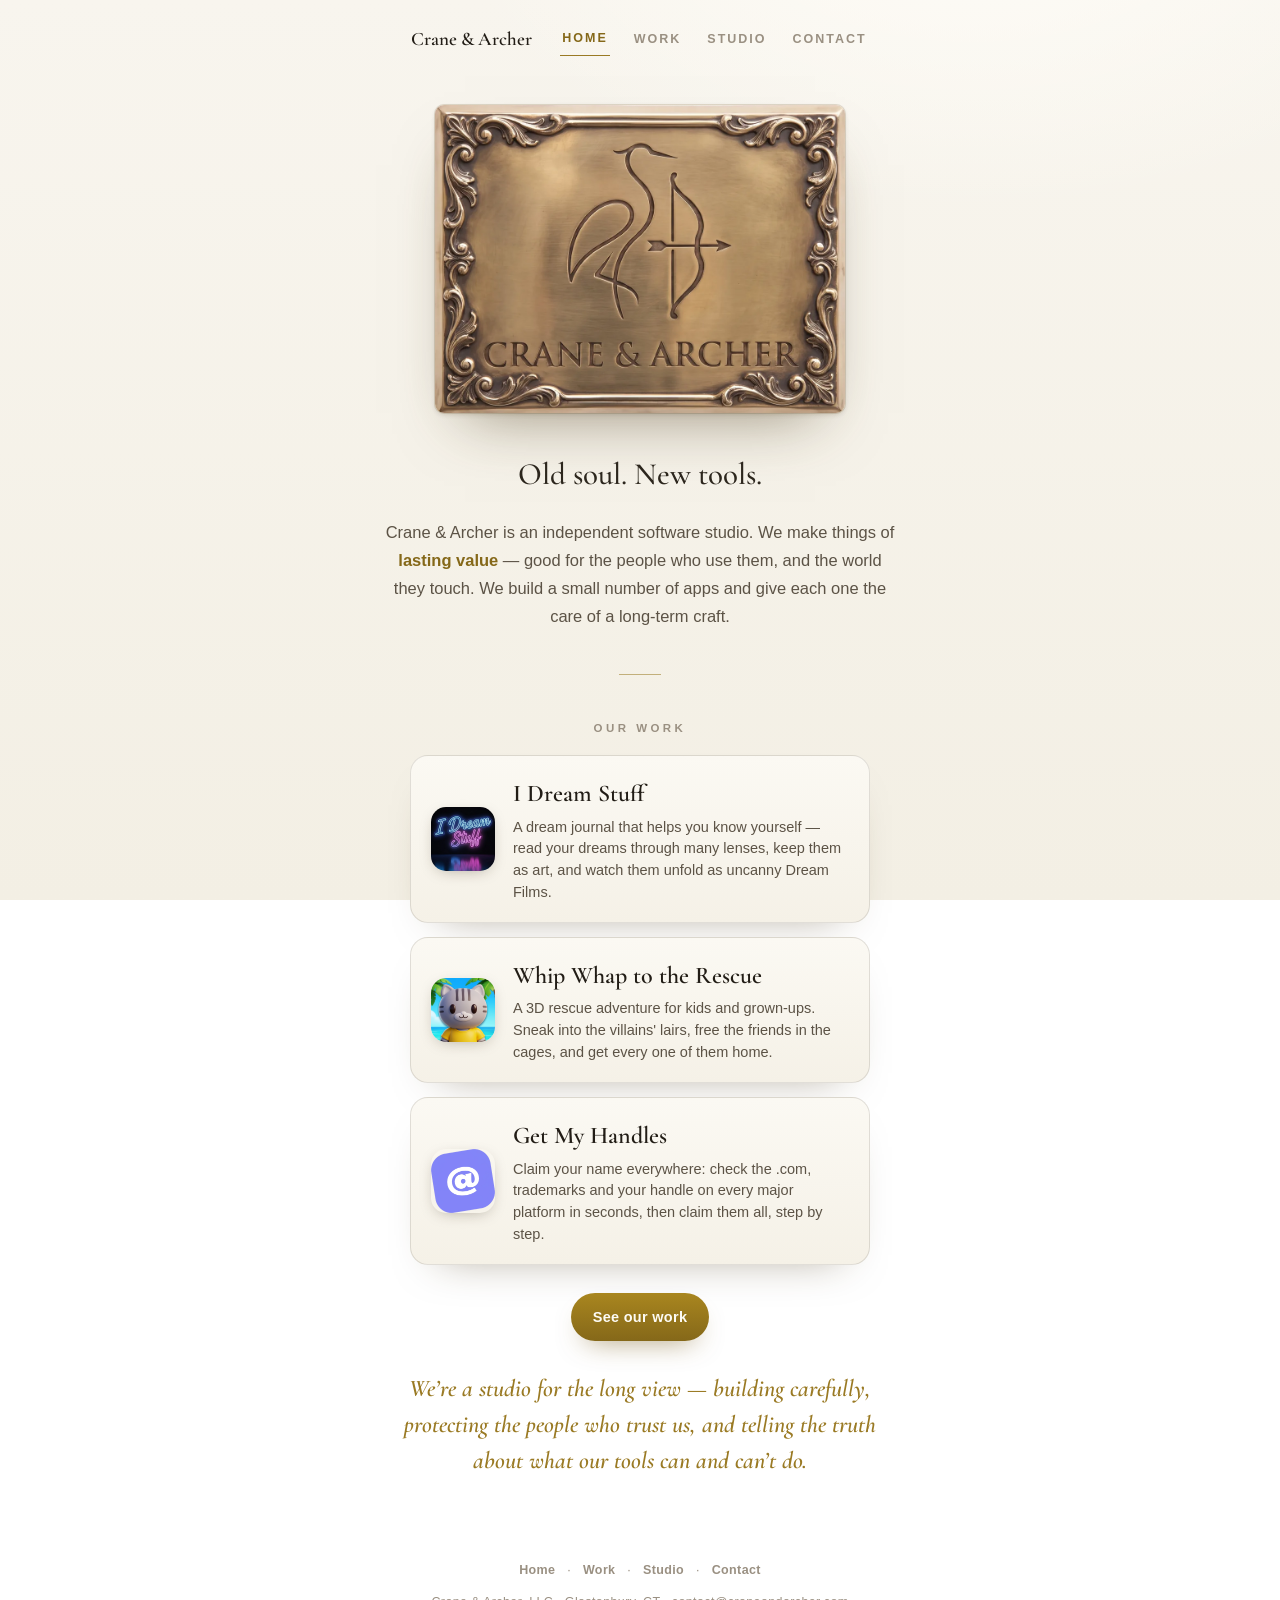
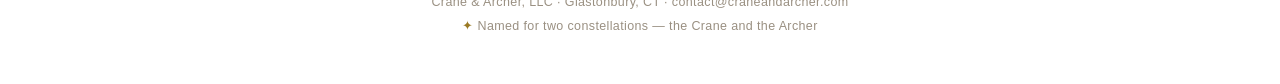
<file: index.html>
<!doctype html>
<html lang="en">
<head>
<meta charset="utf-8" />
<meta name="viewport" content="width=device-width, initial-scale=1" />
<title>Crane &amp; Archer — an independent software studio</title>
<meta name="description" content="Crane & Archer, LLC is an independent software studio. We make things of lasting value — good for the people who use them, and the world they touch. Maker of I Dream Stuff." />
<meta name="theme-color" content="#f7f4ec" />
<meta property="og:title" content="Crane & Archer" />
<meta property="og:description" content="An independent software studio making things of lasting value. Maker of I Dream Stuff." />
<meta property="og:type" content="website" />
<meta property="og:url" content="https://craneandarcher.com" />
<link rel="canonical" href="https://craneandarcher.com/" />
<link rel="icon" href="data:image/svg+xml,%3Csvg xmlns='http://www.w3.org/2000/svg' viewBox='0 0 32 32'%3E%3Crect width='32' height='32' rx='7' fill='%23f7f4ec'/%3E%3Cg fill='none' stroke='%239a7a24' stroke-width='1.4' stroke-linecap='round'%3E%3Cpath d='M9 22 L23 10'/%3E%3Cpath d='M23 10 l-5 1 M23 10 l1 -5'/%3E%3C/g%3E%3Ccircle cx='9' cy='22' r='1.5' fill='%23b0873a'/%3E%3C/svg%3E" />
<link rel="preconnect" href="https://fonts.googleapis.com">
<link rel="preconnect" href="https://fonts.gstatic.com" crossorigin>
<link href="https://fonts.googleapis.com/css2?family=Cormorant+Garamond:ital,wght@0,500;0,600;1,500;1,600&display=swap" rel="stylesheet">
<link rel="stylesheet" href="style.css" />
<script type="application/ld+json">
{
  "@context":"https://schema.org",
  "@type":"Organization",
  "name":"Crane & Archer, LLC",
  "alternateName":"Crane & Archer",
  "url":"https://craneandarcher.com",
  "email":"contact@craneandarcher.com",
  "description":"An independent software studio making things of lasting value. Maker of I Dream Stuff.",
  "foundingDate":"2026",
  "address":{"@type":"PostalAddress","streetAddress":"2389 Main St, Suite 100","addressLocality":"Glastonbury","addressRegion":"CT","postalCode":"06033","addressCountry":"US"},
  "makesOffer":[
    {"@type":"Offer","itemOffered":{"@type":"MobileApplication","name":"I Dream Stuff","applicationCategory":"LifestyleApplication","url":"https://idreamstuff.com"}},
    {"@type":"Offer","itemOffered":{"@type":"MobileApplication","name":"Whip Whap to the Rescue","applicationCategory":"GameApplication","url":"https://craneandarcher.com/whipwhap/"}},
    {"@type":"Offer","itemOffered":{"@type":"WebApplication","name":"Get My Handles","applicationCategory":"BusinessApplication","url":"https://getmyhandles.com"}}
  ]
}
</script>
</head>
<body>
  <svg class="sky" viewBox="0 0 1200 900" preserveAspectRatio="xMidYMid slice" aria-hidden="true">
    <g class="constellation" style="--dur:16s;--delay:0s" transform="translate(90,110)">
      <polyline points="0,30 45,55 90,10 140,50 190,20"/>
      <circle cx="0" cy="30" r="2.3"/><circle cx="45" cy="55" r="2.3"/><circle cx="90" cy="10" r="2.6"/><circle cx="140" cy="50" r="2.3"/><circle cx="190" cy="20" r="2.3"/>
    </g>
    <g class="constellation" style="--dur:22s;--delay:5s" transform="translate(930,120)">
      <polyline points="55,215 70,110 35,35 120,25 110,126 130,205"/><polyline points="70,110 90,118 110,126"/>
      <circle cx="35" cy="35" r="2.8"/><circle cx="120" cy="25" r="2.4"/><circle cx="70" cy="110" r="2.1"/><circle cx="90" cy="118" r="2.1"/><circle cx="110" cy="126" r="2.1"/><circle cx="55" cy="215" r="2.6"/><circle cx="130" cy="205" r="2.8"/>
    </g>
    <g class="constellation" style="--dur:19s;--delay:11s" transform="translate(110,520)">
      <polyline points="30,15 55,60 72,112 100,150"/><line x1="72" y1="112" x2="122" y2="88"/><line x1="100" y1="150" x2="90" y2="215"/><line x1="100" y1="150" x2="122" y2="198"/>
      <circle cx="30" cy="15" r="2.6"/><circle cx="55" cy="60" r="2.2"/><circle cx="72" cy="112" r="2.4"/><circle cx="100" cy="150" r="2.2"/><circle cx="90" cy="215" r="2.2"/><circle cx="122" cy="198" r="2.2"/><circle cx="122" cy="88" r="2.2"/>
    </g>
    <g class="constellation" style="--dur:24s;--delay:3s" transform="translate(880,560)">
      <polyline points="55,45 120,42 128,120 48,120 55,45"/><polyline points="55,45 95,8 120,42"/><polyline points="120,42 185,80 128,120"/><polyline points="55,45 10,80 48,120"/>
      <circle cx="95" cy="8" r="2.2"/><circle cx="55" cy="45" r="2.4"/><circle cx="120" cy="42" r="2.4"/><circle cx="48" cy="120" r="2.4"/><circle cx="128" cy="120" r="2.4"/><circle cx="185" cy="80" r="2.2"/><circle cx="10" cy="80" r="2.2"/>
    </g>
    <g class="constellation" style="--dur:20s;--delay:8s" transform="translate(420,730)">
      <polyline points="10,25 15,95 90,100 85,35 10,25"/><polyline points="85,35 140,30 200,55 258,80"/>
      <circle cx="10" cy="25" r="2.5"/><circle cx="15" cy="95" r="2.3"/><circle cx="90" cy="100" r="2.3"/><circle cx="85" cy="35" r="2.3"/><circle cx="140" cy="30" r="2.3"/><circle cx="200" cy="55" r="2.3"/><circle cx="258" cy="80" r="2.5"/>
    </g>
    <g class="constellation" style="--dur:17s;--delay:14s" transform="translate(770,760)">
      <polyline points="25,35 45,5 70,42"/><polyline points="25,35 70,42 60,88 15,80 25,35"/>
      <circle cx="45" cy="5" r="2.6"/><circle cx="25" cy="35" r="2.1"/><circle cx="70" cy="42" r="2.1"/><circle cx="60" cy="88" r="2.1"/><circle cx="15" cy="80" r="2.1"/>
    </g>
  </svg>

  <nav class="nav">
    <a class="brand" href="/">Crane &amp; Archer</a>
    <a class="link" href="/" aria-current="page">Home</a>
    <a class="link" href="/work.html">Work</a>
    <a class="link" href="/studio.html">Studio</a>
    <a class="link" href="/contact.html">Contact</a>
  </nav>

  <main class="wrap">
    <img class="plaque" src="craneandarcher-logo2.webp?v=2" alt="Crane & Archer" width="500" height="375" />

    <p class="lede">Old soul. New tools.</p>

    <p class="body">Crane &amp; Archer is an independent software studio. We make things of
      <span class="em">lasting value</span> — good for the people who use them, and the world they touch.
      We build a small number of apps and give each one the care of a long-term craft.</p>

    <hr class="rule" />

    <p class="label">Our work</p>
    <div class="cards">
      <a class="card card-link" href="https://idreamstuff.com" target="_blank" rel="noopener">
        <img src="idreamstuff-app-icon.png" alt="I Dream Stuff app icon" />
        <div>
          <p class="name">I Dream Stuff</p>
          <p class="desc">A dream journal that helps you know yourself — read your dreams through many
            lenses, keep them as art, and watch them unfold as uncanny Dream Films.</p>
        </div>
      </a>
      <a class="card card-link" href="/whipwhap/">
        <img src="whipwhap/app-icon.png" alt="Whip Whap to the Rescue" />
        <div>
          <p class="name">Whip Whap to the Rescue</p>
          <p class="desc">A 3D rescue adventure for kids and grown-ups. Sneak into the villains' lairs,
            free the friends in the cages, and get every one of them home.</p>
        </div>
      </a>
      <a class="card card-link" href="https://getmyhandles.com" target="_blank" rel="noopener">
        <img src="getmyhandles-icon.png" alt="Get My Handles" />
        <div>
          <p class="name">Get My Handles</p>
          <p class="desc">Claim your name everywhere: check the .com, trademarks and your handle on every
            major platform in seconds, then claim them all, step by step.</p>
        </div>
      </a>
    </div>

    <div class="btn-row">
      <a class="btn btn-primary" href="/work.html">See our work</a>
    </div>

    <p class="motto">We’re a studio for the long view — building carefully, protecting the people
      who trust us, and telling the truth about what our tools can and can’t do.</p>
  </main>

  <footer>
    <div class="fnav"><a href="/">Home</a> · <a href="/work.html">Work</a> · <a href="/studio.html">Studio</a> · <a href="/contact.html">Contact</a></div>
    Crane &amp; Archer, LLC · Glastonbury, CT · <a href="mailto:contact@craneandarcher.com">contact@craneandarcher.com</a><br/>
    <span class="star">✦</span> Named for two constellations — the Crane and the Archer
  </footer>
</body>
</html>
</file>
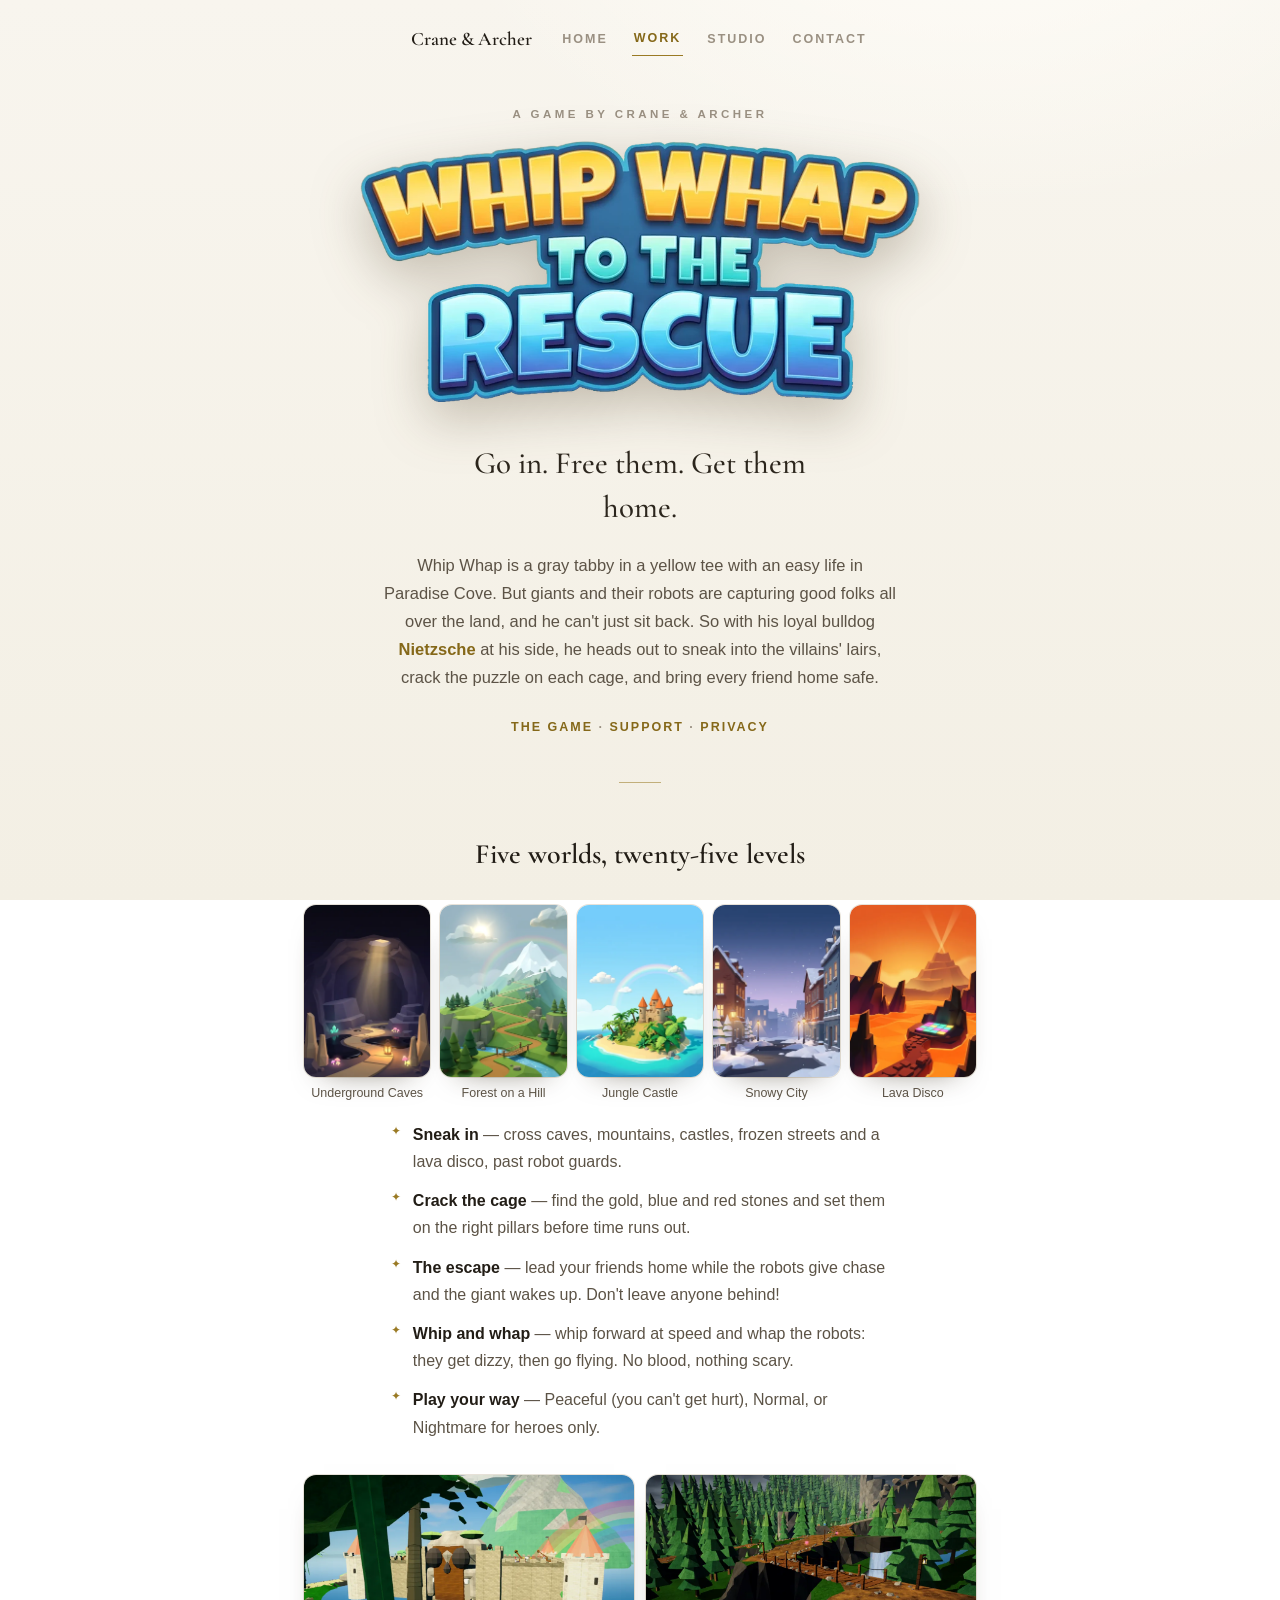
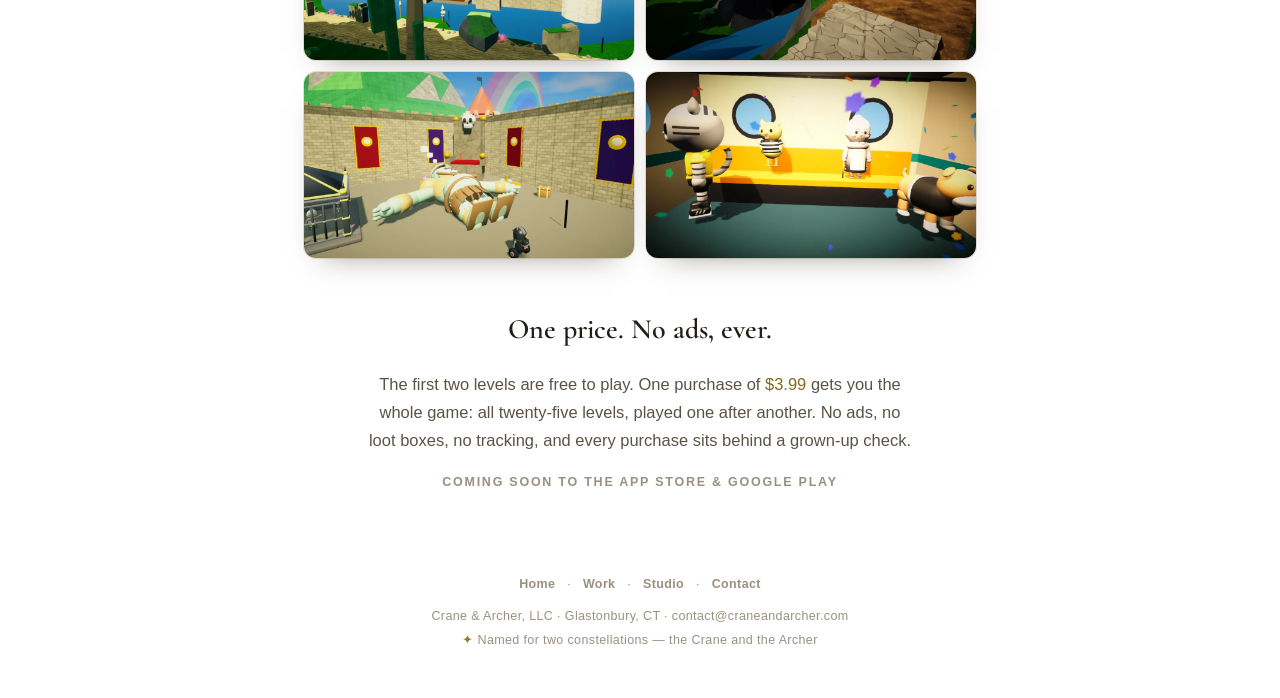
<file: whipwhap/index.html>
<!doctype html>
<html lang="en">
<head>
<meta charset="utf-8" />
<meta name="viewport" content="width=device-width, initial-scale=1" />
<title>Whip Whap to the Rescue — Crane & Archer</title>
<meta name="description" content="Whip Whap to the Rescue: a 3D rescue adventure for kids and grown-ups. Go in, free them, get them home. One price, no ads, ever." />
<meta name="theme-color" content="#f7f4ec" />
<meta property="og:title" content="Whip Whap to the Rescue — Crane & Archer" />
<meta property="og:description" content="Whip Whap to the Rescue: a 3D rescue adventure for kids and grown-ups. Go in, free them, get them home. One price, no ads, ever." />
<meta property="og:type" content="website" />
<meta property="og:url" content="https://craneandarcher.com/whipwhap/" />
<meta property="og:image" content="https://craneandarcher.com/whipwhap/shot-castle.webp" />
<link rel="canonical" href="https://craneandarcher.com/whipwhap/" />
<link rel="icon" href="data:image/svg+xml,%3Csvg xmlns='http://www.w3.org/2000/svg' viewBox='0 0 32 32'%3E%3Crect width='32' height='32' rx='7' fill='%23f7f4ec'/%3E%3Cg fill='none' stroke='%239a7a24' stroke-width='1.4' stroke-linecap='round'%3E%3Cpath d='M9 22 L23 10'/%3E%3Cpath d='M23 10 l-5 1 M23 10 l1 -5'/%3E%3C/g%3E%3Ccircle cx='9' cy='22' r='1.5' fill='%23b0873a'/%3E%3C/svg%3E" />
<link rel="preconnect" href="https://fonts.googleapis.com">
<link rel="preconnect" href="https://fonts.gstatic.com" crossorigin>
<link href="https://fonts.googleapis.com/css2?family=Cormorant+Garamond:ital,wght@0,500;0,600;1,500;1,600&display=swap" rel="stylesheet">
<link rel="stylesheet" href="/style.css" />
<link rel="stylesheet" href="/whipwhap/whipwhap.css" />
</head>
<body>
  <svg class="sky" viewBox="0 0 1200 900" preserveAspectRatio="xMidYMid slice" aria-hidden="true">
    <g class="constellation" style="--dur:16s;--delay:0s" transform="translate(90,110)"><polyline points="0,30 45,55 90,10 140,50 190,20"/><circle cx="0" cy="30" r="2.3"/><circle cx="45" cy="55" r="2.3"/><circle cx="90" cy="10" r="2.6"/><circle cx="140" cy="50" r="2.3"/><circle cx="190" cy="20" r="2.3"/></g>
    <g class="constellation" style="--dur:22s;--delay:5s" transform="translate(930,120)"><polyline points="55,215 70,110 35,35 120,25 110,126 130,205"/><polyline points="70,110 90,118 110,126"/><circle cx="35" cy="35" r="2.8"/><circle cx="120" cy="25" r="2.4"/><circle cx="70" cy="110" r="2.1"/><circle cx="90" cy="118" r="2.1"/><circle cx="110" cy="126" r="2.1"/><circle cx="55" cy="215" r="2.6"/><circle cx="130" cy="205" r="2.8"/></g>
    <g class="constellation" style="--dur:19s;--delay:11s" transform="translate(110,520)"><polyline points="30,15 55,60 72,112 100,150"/><line x1="72" y1="112" x2="122" y2="88"/><line x1="100" y1="150" x2="90" y2="215"/><line x1="100" y1="150" x2="122" y2="198"/><circle cx="30" cy="15" r="2.6"/><circle cx="55" cy="60" r="2.2"/><circle cx="72" cy="112" r="2.4"/><circle cx="100" cy="150" r="2.2"/><circle cx="90" cy="215" r="2.2"/><circle cx="122" cy="198" r="2.2"/><circle cx="122" cy="88" r="2.2"/></g>
    <g class="constellation" style="--dur:24s;--delay:3s" transform="translate(880,560)"><polyline points="55,45 120,42 128,120 48,120 55,45"/><polyline points="55,45 95,8 120,42"/><polyline points="120,42 185,80 128,120"/><polyline points="55,45 10,80 48,120"/><circle cx="95" cy="8" r="2.2"/><circle cx="55" cy="45" r="2.4"/><circle cx="120" cy="42" r="2.4"/><circle cx="48" cy="120" r="2.4"/><circle cx="128" cy="120" r="2.4"/><circle cx="185" cy="80" r="2.2"/><circle cx="10" cy="80" r="2.2"/></g>
    <g class="constellation" style="--dur:20s;--delay:8s" transform="translate(420,730)"><polyline points="10,25 15,95 90,100 85,35 10,25"/><polyline points="85,35 140,30 200,55 258,80"/><circle cx="10" cy="25" r="2.5"/><circle cx="15" cy="95" r="2.3"/><circle cx="90" cy="100" r="2.3"/><circle cx="85" cy="35" r="2.3"/><circle cx="140" cy="30" r="2.3"/><circle cx="200" cy="55" r="2.3"/><circle cx="258" cy="80" r="2.5"/></g>
    <g class="constellation" style="--dur:17s;--delay:14s" transform="translate(770,760)"><polyline points="25,35 45,5 70,42"/><polyline points="25,35 70,42 60,88 15,80 25,35"/><circle cx="45" cy="5" r="2.6"/><circle cx="25" cy="35" r="2.1"/><circle cx="70" cy="42" r="2.1"/><circle cx="60" cy="88" r="2.1"/><circle cx="15" cy="80" r="2.1"/></g>
  </svg>

  <nav class="nav">
    <a class="brand" href="/">Crane &amp; Archer</a>
    <a class="link" href="/">Home</a>
    <a class="link" href="/work.html" aria-current="page">Work</a>
    <a class="link" href="/studio.html">Studio</a>
    <a class="link" href="/contact.html">Contact</a>
  </nav>

  <main class="wrap">
    <p class="label">A game by Crane &amp; Archer</p>
    <img class="ww-logo" src="/whipwhap/logo.webp" alt="Whip Whap to the Rescue" width="900" height="420" />
    <p class="lede">Go in. Free them. Get them home.</p>
    <p class="body">Whip Whap is a gray tabby in a yellow tee with an easy life in Paradise Cove. But giants
      and their robots are capturing good folks all over the land, and he can't just sit back.
      So with his loyal bulldog <span class="em">Nietzsche</span> at his side, he heads out to sneak into
      the villains' lairs, crack the puzzle on each cage, and bring every friend home safe.</p>
    <p class="ww-subnav"><a href="/whipwhap/">The game</a> · <a href="/whipwhap/support.html">Support</a> · <a href="/whipwhap/privacy.html">Privacy</a></p>

    <hr class="rule" />

    <p class="h2">Five worlds, twenty-five levels</p>
    <div class="ww-worlds">
      <figure><img src="/whipwhap/world-caves.webp" alt="Underground Caves" loading="lazy" width="520" height="706" /><figcaption>Underground Caves</figcaption></figure>
      <figure><img src="/whipwhap/world-forest.webp" alt="Forest on a Hill" loading="lazy" width="520" height="706" /><figcaption>Forest on a Hill</figcaption></figure>
      <figure><img src="/whipwhap/world-jungle.webp" alt="Jungle Castle" loading="lazy" width="520" height="706" /><figcaption>Jungle Castle</figcaption></figure>
      <figure><img src="/whipwhap/world-city.webp" alt="Snowy City" loading="lazy" width="520" height="706" /><figcaption>Snowy City</figcaption></figure>
      <figure><img src="/whipwhap/world-lava.webp" alt="Lava Disco" loading="lazy" width="520" height="706" /><figcaption>Lava Disco</figcaption></figure>
    </div>

    <ul class="features">
      <li><b>Sneak in</b> — cross caves, mountains, castles, frozen streets and a lava disco, past robot guards.</li>
      <li><b>Crack the cage</b> — find the gold, blue and red stones and set them on the right pillars before time runs out.</li>
      <li><b>The escape</b> — lead your friends home while the robots give chase and the giant wakes up. Don't leave anyone behind!</li>
      <li><b>Whip and whap</b> — whip forward at speed and whap the robots: they get dizzy, then go flying. No blood, nothing scary.</li>
      <li><b>Play your way</b> — Peaceful (you can't get hurt), Normal, or Nightmare for heroes only.</li>
    </ul>

    <div class="ww-shots">
      <img src="/whipwhap/shot-castle.webp" alt="Skull Island's castle in the Jungle world" loading="lazy" width="1100" height="619" />
      <img src="/whipwhap/shot-forest.webp" alt="A rope bridge on the Forest on a Hill" loading="lazy" width="1100" height="619" />
      <img src="/whipwhap/shot-cyclops.webp" alt="The Cyclops asleep in his courtyard" loading="lazy" width="1100" height="619" />
      <img src="/whipwhap/shot-cabin.webp" alt="Whip Whap, Nietzsche and rescued friends in the helicopter" loading="lazy" width="1100" height="619" />
    </div>

    <p class="h2">One price. No ads, ever.</p>
    <p class="prose" style="text-align:center;">The first two levels are free to play. One purchase of <span class="em">$3.99</span>
      gets you the whole game: all twenty-five levels, played one after another. No ads, no loot boxes, no tracking,
      and every purchase sits behind a grown-up check.</p>

    <!-- TODO at store launch: replace this line with the App Store + Google Play badge links. -->
    <span class="soon">Coming soon to the App Store &amp; Google Play</span>
  </main>

  <footer>
    <div class="fnav"><a href="/">Home</a> · <a href="/work.html">Work</a> · <a href="/studio.html">Studio</a> · <a href="/contact.html">Contact</a></div>
    Crane &amp; Archer, LLC · Glastonbury, CT · <a href="mailto:contact@craneandarcher.com">contact@craneandarcher.com</a><br/>
    <span class="star">✦</span> Named for two constellations — the Crane and the Archer
  </footer>
</body>
</html>
</file>
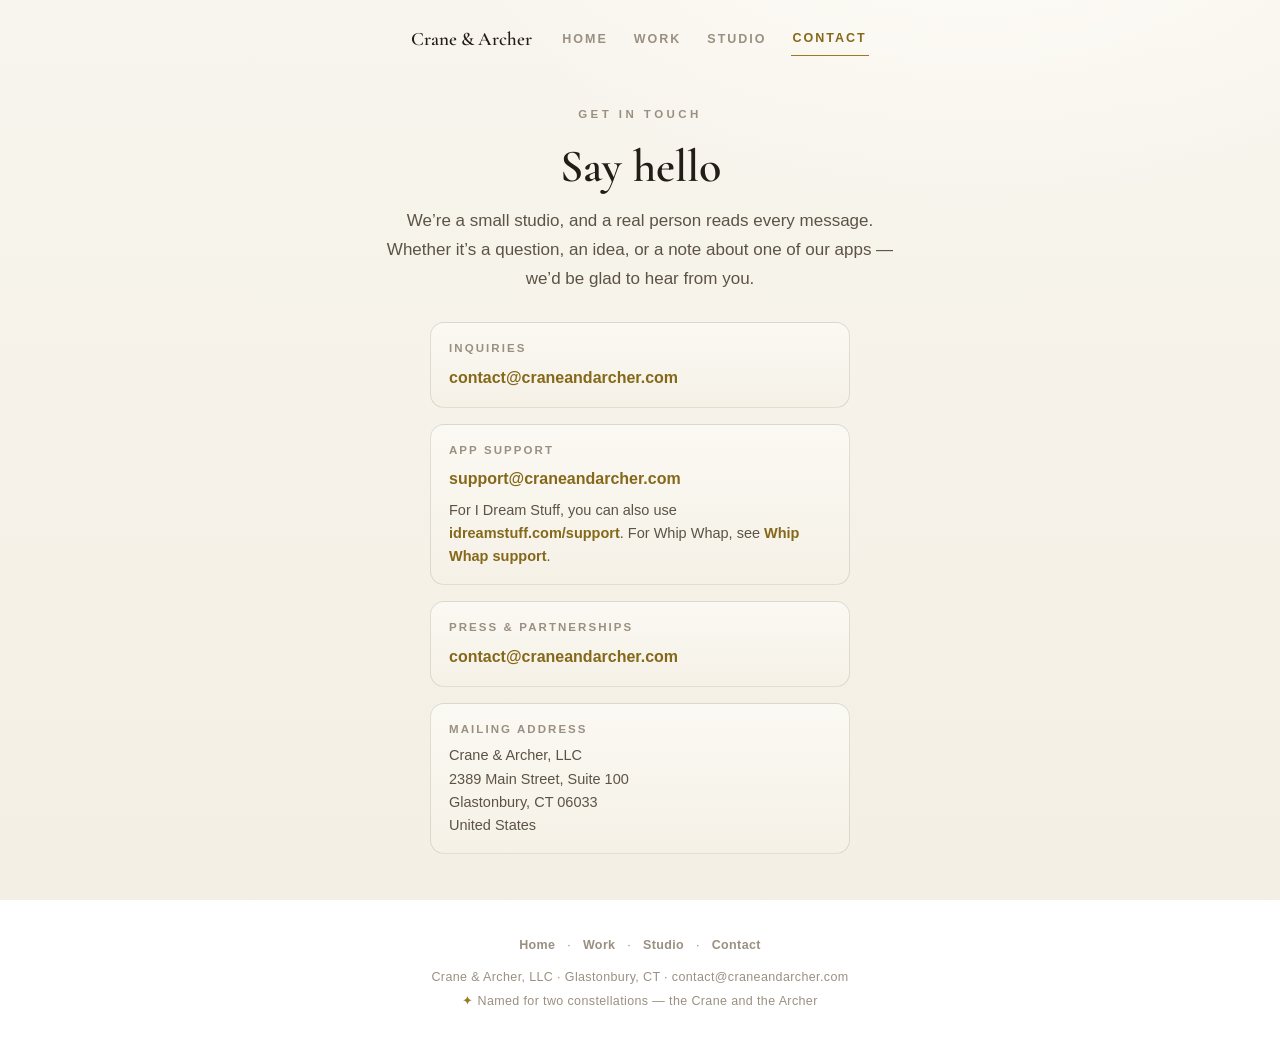
<file: contact.html>
<!doctype html>
<html lang="en">
<head>
<meta charset="utf-8" />
<meta name="viewport" content="width=device-width, initial-scale=1" />
<title>Contact — Crane &amp; Archer</title>
<meta name="description" content="Get in touch with Crane & Archer, LLC — inquiries, app support, press and partnerships. A small studio; a real person reads every message." />
<meta name="theme-color" content="#f7f4ec" />
<meta property="og:title" content="Contact — Crane & Archer" />
<meta property="og:description" content="Inquiries, app support, press and partnerships." />
<meta property="og:type" content="website" />
<meta property="og:url" content="https://craneandarcher.com/contact.html" />
<link rel="canonical" href="https://craneandarcher.com/contact.html" />
<link rel="icon" href="data:image/svg+xml,%3Csvg xmlns='http://www.w3.org/2000/svg' viewBox='0 0 32 32'%3E%3Crect width='32' height='32' rx='7' fill='%23f7f4ec'/%3E%3Cg fill='none' stroke='%239a7a24' stroke-width='1.4' stroke-linecap='round'%3E%3Cpath d='M9 22 L23 10'/%3E%3Cpath d='M23 10 l-5 1 M23 10 l1 -5'/%3E%3C/g%3E%3Ccircle cx='9' cy='22' r='1.5' fill='%23b0873a'/%3E%3C/svg%3E" />
<link rel="preconnect" href="https://fonts.googleapis.com">
<link rel="preconnect" href="https://fonts.gstatic.com" crossorigin>
<link href="https://fonts.googleapis.com/css2?family=Cormorant+Garamond:ital,wght@0,500;0,600;1,500;1,600&display=swap" rel="stylesheet">
<link rel="stylesheet" href="style.css" />
</head>
<body>
  <svg class="sky" viewBox="0 0 1200 900" preserveAspectRatio="xMidYMid slice" aria-hidden="true">
    <g class="constellation" style="--dur:16s;--delay:0s" transform="translate(90,110)"><polyline points="0,30 45,55 90,10 140,50 190,20"/><circle cx="0" cy="30" r="2.3"/><circle cx="45" cy="55" r="2.3"/><circle cx="90" cy="10" r="2.6"/><circle cx="140" cy="50" r="2.3"/><circle cx="190" cy="20" r="2.3"/></g>
    <g class="constellation" style="--dur:22s;--delay:5s" transform="translate(930,120)"><polyline points="55,215 70,110 35,35 120,25 110,126 130,205"/><polyline points="70,110 90,118 110,126"/><circle cx="35" cy="35" r="2.8"/><circle cx="120" cy="25" r="2.4"/><circle cx="70" cy="110" r="2.1"/><circle cx="90" cy="118" r="2.1"/><circle cx="110" cy="126" r="2.1"/><circle cx="55" cy="215" r="2.6"/><circle cx="130" cy="205" r="2.8"/></g>
    <g class="constellation" style="--dur:19s;--delay:11s" transform="translate(110,520)"><polyline points="30,15 55,60 72,112 100,150"/><line x1="72" y1="112" x2="122" y2="88"/><line x1="100" y1="150" x2="90" y2="215"/><line x1="100" y1="150" x2="122" y2="198"/><circle cx="30" cy="15" r="2.6"/><circle cx="55" cy="60" r="2.2"/><circle cx="72" cy="112" r="2.4"/><circle cx="100" cy="150" r="2.2"/><circle cx="90" cy="215" r="2.2"/><circle cx="122" cy="198" r="2.2"/><circle cx="122" cy="88" r="2.2"/></g>
    <g class="constellation" style="--dur:24s;--delay:3s" transform="translate(880,560)"><polyline points="55,45 120,42 128,120 48,120 55,45"/><polyline points="55,45 95,8 120,42"/><polyline points="120,42 185,80 128,120"/><polyline points="55,45 10,80 48,120"/><circle cx="95" cy="8" r="2.2"/><circle cx="55" cy="45" r="2.4"/><circle cx="120" cy="42" r="2.4"/><circle cx="48" cy="120" r="2.4"/><circle cx="128" cy="120" r="2.4"/><circle cx="185" cy="80" r="2.2"/><circle cx="10" cy="80" r="2.2"/></g>
    <g class="constellation" style="--dur:20s;--delay:8s" transform="translate(420,730)"><polyline points="10,25 15,95 90,100 85,35 10,25"/><polyline points="85,35 140,30 200,55 258,80"/><circle cx="10" cy="25" r="2.5"/><circle cx="15" cy="95" r="2.3"/><circle cx="90" cy="100" r="2.3"/><circle cx="85" cy="35" r="2.3"/><circle cx="140" cy="30" r="2.3"/><circle cx="200" cy="55" r="2.3"/><circle cx="258" cy="80" r="2.5"/></g>
    <g class="constellation" style="--dur:17s;--delay:14s" transform="translate(770,760)"><polyline points="25,35 45,5 70,42"/><polyline points="25,35 70,42 60,88 15,80 25,35"/><circle cx="45" cy="5" r="2.6"/><circle cx="25" cy="35" r="2.1"/><circle cx="70" cy="42" r="2.1"/><circle cx="60" cy="88" r="2.1"/><circle cx="15" cy="80" r="2.1"/></g>
  </svg>

  <nav class="nav">
    <a class="brand" href="/">Crane &amp; Archer</a>
    <a class="link" href="/">Home</a>
    <a class="link" href="/work.html">Work</a>
    <a class="link" href="/studio.html">Studio</a>
    <a class="link" href="/contact.html" aria-current="page">Contact</a>
  </nav>

  <main class="wrap">
    <p class="label">Get in touch</p>
    <h1 class="page-title">Say hello</h1>
    <p class="page-sub">We’re a small studio, and a real person reads every message. Whether it’s a
      question, an idea, or a note about one of our apps — we’d be glad to hear from you.</p>

    <div class="contact-grid">
      <div class="contact-item">
        <p class="k">Inquiries</p>
        <a href="mailto:contact@craneandarcher.com">contact@craneandarcher.com</a>
      </div>
      <div class="contact-item">
        <p class="k">App support</p>
        <a href="mailto:support@craneandarcher.com">support@craneandarcher.com</a>
        <p class="addr" style="margin:6px 0 0;">For I Dream Stuff, you can also use
          <a href="https://idreamstuff.com/support" target="_blank" rel="noopener">idreamstuff.com/support</a>.
          For Whip Whap, see <a href="/whipwhap/support.html">Whip Whap support</a>.</p>
      </div>
      <div class="contact-item">
        <p class="k">Press &amp; partnerships</p>
        <a href="mailto:contact@craneandarcher.com">contact@craneandarcher.com</a>
      </div>
      <div class="contact-item">
        <p class="k">Mailing address</p>
        <address class="addr">
          Crane &amp; Archer, LLC<br/>
          2389 Main Street, Suite 100<br/>
          Glastonbury, CT 06033<br/>
          United States
        </address>
      </div>
    </div>
  </main>

  <footer>
    <div class="fnav"><a href="/">Home</a> · <a href="/work.html">Work</a> · <a href="/studio.html">Studio</a> · <a href="/contact.html">Contact</a></div>
    Crane &amp; Archer, LLC · Glastonbury, CT · <a href="mailto:contact@craneandarcher.com">contact@craneandarcher.com</a><br/>
    <span class="star">✦</span> Named for two constellations — the Crane and the Archer
  </footer>
</body>
</html>
</file>
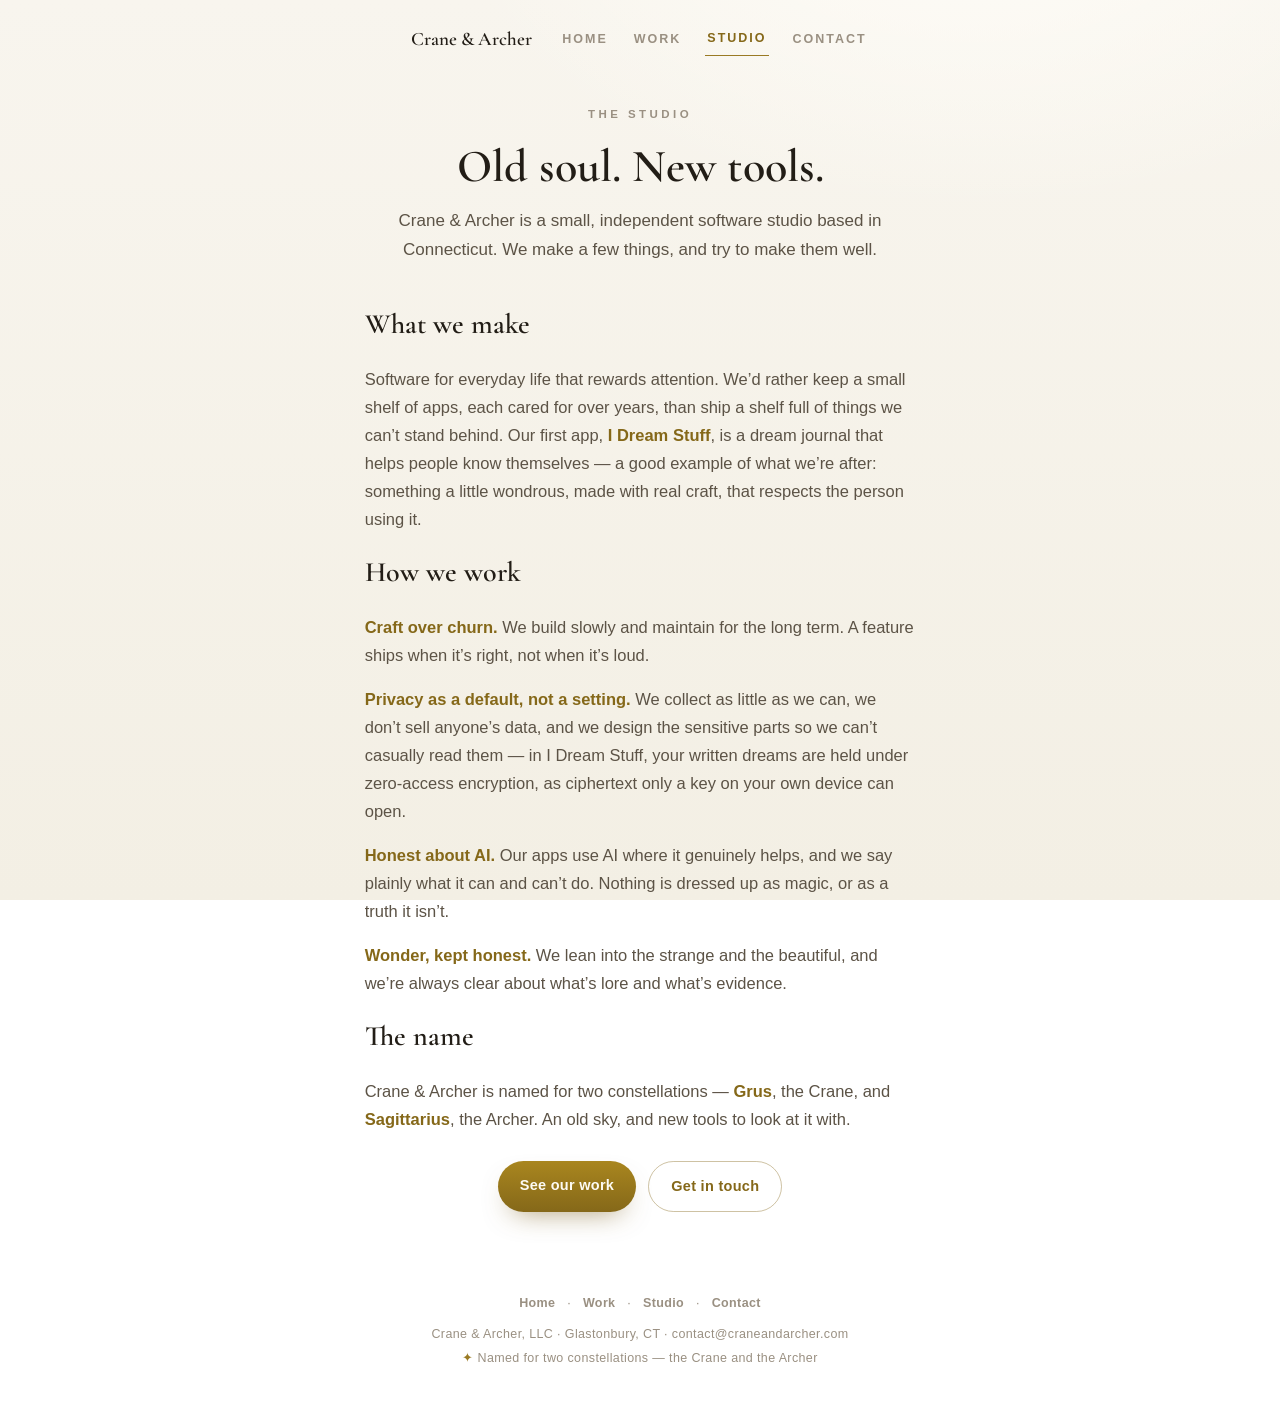
<file: studio.html>
<!doctype html>
<html lang="en">
<head>
<meta charset="utf-8" />
<meta name="viewport" content="width=device-width, initial-scale=1" />
<title>Studio — Crane &amp; Archer</title>
<meta name="description" content="Crane & Archer is a small independent software studio in Connecticut. We make a few apps carefully — craft over churn, privacy as a default, and honesty about what our tools can and can't do." />
<meta name="theme-color" content="#f7f4ec" />
<meta property="og:title" content="Studio — Crane & Archer" />
<meta property="og:description" content="A small independent software studio. Craft over churn, privacy by default, honest about AI." />
<meta property="og:type" content="website" />
<meta property="og:url" content="https://craneandarcher.com/studio.html" />
<link rel="canonical" href="https://craneandarcher.com/studio.html" />
<link rel="icon" href="data:image/svg+xml,%3Csvg xmlns='http://www.w3.org/2000/svg' viewBox='0 0 32 32'%3E%3Crect width='32' height='32' rx='7' fill='%23f7f4ec'/%3E%3Cg fill='none' stroke='%239a7a24' stroke-width='1.4' stroke-linecap='round'%3E%3Cpath d='M9 22 L23 10'/%3E%3Cpath d='M23 10 l-5 1 M23 10 l1 -5'/%3E%3C/g%3E%3Ccircle cx='9' cy='22' r='1.5' fill='%23b0873a'/%3E%3C/svg%3E" />
<link rel="preconnect" href="https://fonts.googleapis.com">
<link rel="preconnect" href="https://fonts.gstatic.com" crossorigin>
<link href="https://fonts.googleapis.com/css2?family=Cormorant+Garamond:ital,wght@0,500;0,600;1,500;1,600&display=swap" rel="stylesheet">
<link rel="stylesheet" href="style.css" />
</head>
<body>
  <svg class="sky" viewBox="0 0 1200 900" preserveAspectRatio="xMidYMid slice" aria-hidden="true">
    <g class="constellation" style="--dur:16s;--delay:0s" transform="translate(90,110)"><polyline points="0,30 45,55 90,10 140,50 190,20"/><circle cx="0" cy="30" r="2.3"/><circle cx="45" cy="55" r="2.3"/><circle cx="90" cy="10" r="2.6"/><circle cx="140" cy="50" r="2.3"/><circle cx="190" cy="20" r="2.3"/></g>
    <g class="constellation" style="--dur:22s;--delay:5s" transform="translate(930,120)"><polyline points="55,215 70,110 35,35 120,25 110,126 130,205"/><polyline points="70,110 90,118 110,126"/><circle cx="35" cy="35" r="2.8"/><circle cx="120" cy="25" r="2.4"/><circle cx="70" cy="110" r="2.1"/><circle cx="90" cy="118" r="2.1"/><circle cx="110" cy="126" r="2.1"/><circle cx="55" cy="215" r="2.6"/><circle cx="130" cy="205" r="2.8"/></g>
    <g class="constellation" style="--dur:19s;--delay:11s" transform="translate(110,520)"><polyline points="30,15 55,60 72,112 100,150"/><line x1="72" y1="112" x2="122" y2="88"/><line x1="100" y1="150" x2="90" y2="215"/><line x1="100" y1="150" x2="122" y2="198"/><circle cx="30" cy="15" r="2.6"/><circle cx="55" cy="60" r="2.2"/><circle cx="72" cy="112" r="2.4"/><circle cx="100" cy="150" r="2.2"/><circle cx="90" cy="215" r="2.2"/><circle cx="122" cy="198" r="2.2"/><circle cx="122" cy="88" r="2.2"/></g>
    <g class="constellation" style="--dur:24s;--delay:3s" transform="translate(880,560)"><polyline points="55,45 120,42 128,120 48,120 55,45"/><polyline points="55,45 95,8 120,42"/><polyline points="120,42 185,80 128,120"/><polyline points="55,45 10,80 48,120"/><circle cx="95" cy="8" r="2.2"/><circle cx="55" cy="45" r="2.4"/><circle cx="120" cy="42" r="2.4"/><circle cx="48" cy="120" r="2.4"/><circle cx="128" cy="120" r="2.4"/><circle cx="185" cy="80" r="2.2"/><circle cx="10" cy="80" r="2.2"/></g>
    <g class="constellation" style="--dur:20s;--delay:8s" transform="translate(420,730)"><polyline points="10,25 15,95 90,100 85,35 10,25"/><polyline points="85,35 140,30 200,55 258,80"/><circle cx="10" cy="25" r="2.5"/><circle cx="15" cy="95" r="2.3"/><circle cx="90" cy="100" r="2.3"/><circle cx="85" cy="35" r="2.3"/><circle cx="140" cy="30" r="2.3"/><circle cx="200" cy="55" r="2.3"/><circle cx="258" cy="80" r="2.5"/></g>
    <g class="constellation" style="--dur:17s;--delay:14s" transform="translate(770,760)"><polyline points="25,35 45,5 70,42"/><polyline points="25,35 70,42 60,88 15,80 25,35"/><circle cx="45" cy="5" r="2.6"/><circle cx="25" cy="35" r="2.1"/><circle cx="70" cy="42" r="2.1"/><circle cx="60" cy="88" r="2.1"/><circle cx="15" cy="80" r="2.1"/></g>
  </svg>

  <nav class="nav">
    <a class="brand" href="/">Crane &amp; Archer</a>
    <a class="link" href="/">Home</a>
    <a class="link" href="/work.html">Work</a>
    <a class="link" href="/studio.html" aria-current="page">Studio</a>
    <a class="link" href="/contact.html">Contact</a>
  </nav>

  <main class="wrap">
    <p class="label">The studio</p>
    <h1 class="page-title">Old soul. New tools.</h1>
    <p class="page-sub">Crane &amp; Archer is a small, independent software studio based in Connecticut.
      We make a few things, and try to make them well.</p>

    <div class="prose">
      <p class="h2" style="margin-top:36px;">What we make</p>
      <p>Software for everyday life that rewards attention. We’d rather keep a small shelf of apps,
        each cared for over years, than ship a shelf full of things we can’t stand behind. Our first
        app, <strong>I Dream Stuff</strong>, is a dream journal that helps people know themselves — a good
        example of what we’re after: something a little wondrous, made with real craft, that respects
        the person using it.</p>

      <p class="h2">How we work</p>
      <p><strong>Craft over churn.</strong> We build slowly and maintain for the long term. A feature
        ships when it’s right, not when it’s loud.</p>
      <p><strong>Privacy as a default, not a setting.</strong> We collect as little as we can, we don’t
        sell anyone’s data, and we design the sensitive parts so we can’t casually read them — in
        I Dream Stuff, your written dreams are held under zero-access encryption, as ciphertext only a
        key on your own device can open.</p>
      <p><strong>Honest about AI.</strong> Our apps use AI where it genuinely helps, and we say plainly
        what it can and can’t do. Nothing is dressed up as magic, or as a truth it isn’t.</p>
      <p><strong>Wonder, kept honest.</strong> We lean into the strange and the beautiful, and we’re
        always clear about what’s lore and what’s evidence.</p>

      <p class="h2">The name</p>
      <p>Crane &amp; Archer is named for two constellations — <strong>Grus</strong>, the Crane, and
        <strong>Sagittarius</strong>, the Archer. An old sky, and new tools to look at it with.</p>
    </div>

    <div class="btn-row">
      <a class="btn btn-primary" href="/work.html">See our work</a>
      <a class="btn btn-ghost" href="/contact.html">Get in touch</a>
    </div>
  </main>

  <footer>
    <div class="fnav"><a href="/">Home</a> · <a href="/work.html">Work</a> · <a href="/studio.html">Studio</a> · <a href="/contact.html">Contact</a></div>
    Crane &amp; Archer, LLC · Glastonbury, CT · <a href="mailto:contact@craneandarcher.com">contact@craneandarcher.com</a><br/>
    <span class="star">✦</span> Named for two constellations — the Crane and the Archer
  </footer>
</body>
</html>
</file>
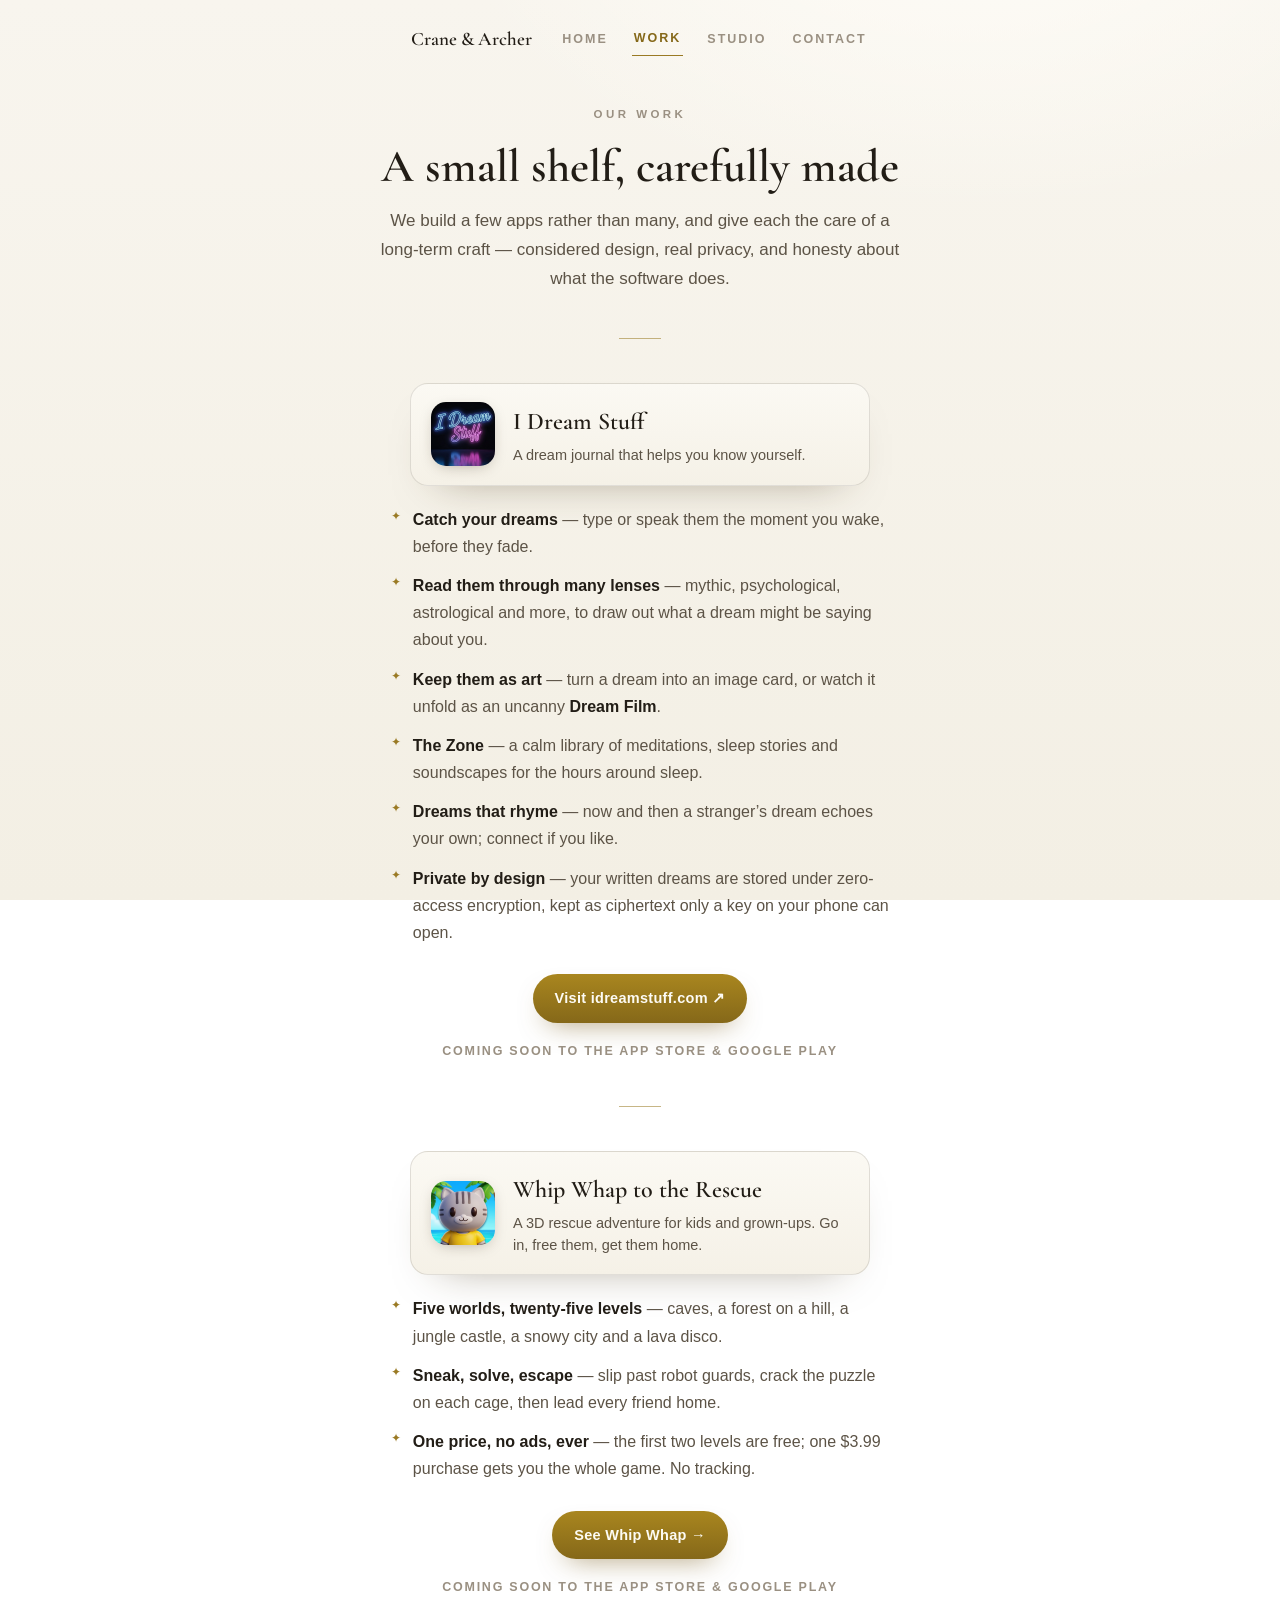
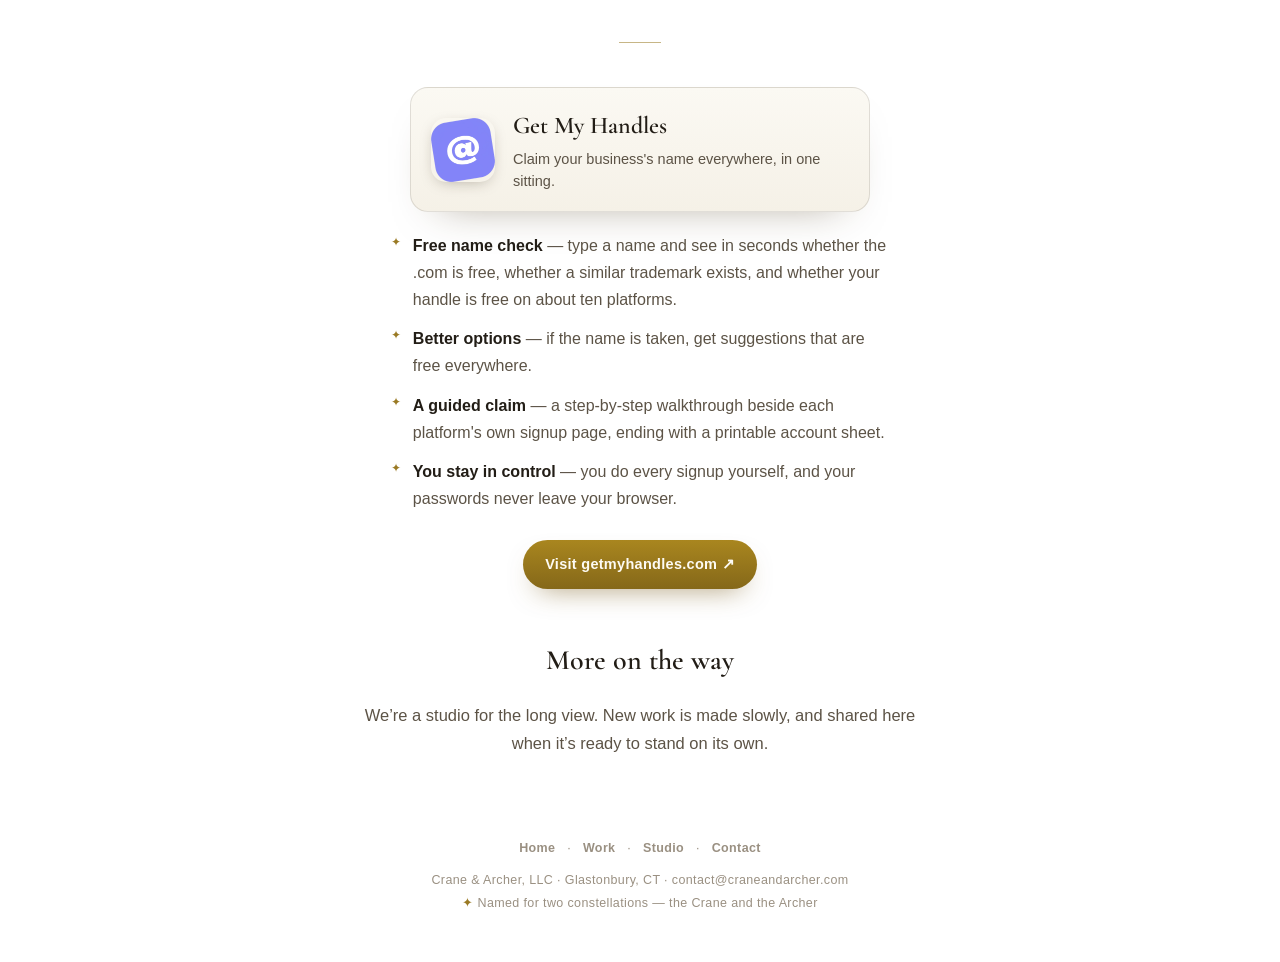
<file: work.html>
<!doctype html>
<html lang="en">
<head>
<meta charset="utf-8" />
<meta name="viewport" content="width=device-width, initial-scale=1" />
<title>Work — Crane &amp; Archer</title>
<meta name="description" content="What Crane & Archer makes: I Dream Stuff, a dream journal; Whip Whap to the Rescue, a 3D rescue adventure for kids and grown-ups; and Get My Handles, which helps small businesses claim their name everywhere." />
<meta name="theme-color" content="#f7f4ec" />
<meta property="og:title" content="Work — Crane & Archer" />
<meta property="og:description" content="What we make: I Dream Stuff, Whip Whap to the Rescue and Get My Handles." />
<meta property="og:type" content="website" />
<meta property="og:url" content="https://craneandarcher.com/work.html" />
<link rel="canonical" href="https://craneandarcher.com/work.html" />
<link rel="icon" href="data:image/svg+xml,%3Csvg xmlns='http://www.w3.org/2000/svg' viewBox='0 0 32 32'%3E%3Crect width='32' height='32' rx='7' fill='%23f7f4ec'/%3E%3Cg fill='none' stroke='%239a7a24' stroke-width='1.4' stroke-linecap='round'%3E%3Cpath d='M9 22 L23 10'/%3E%3Cpath d='M23 10 l-5 1 M23 10 l1 -5'/%3E%3C/g%3E%3Ccircle cx='9' cy='22' r='1.5' fill='%23b0873a'/%3E%3C/svg%3E" />
<link rel="preconnect" href="https://fonts.googleapis.com">
<link rel="preconnect" href="https://fonts.gstatic.com" crossorigin>
<link href="https://fonts.googleapis.com/css2?family=Cormorant+Garamond:ital,wght@0,500;0,600;1,500;1,600&display=swap" rel="stylesheet">
<link rel="stylesheet" href="style.css" />
</head>
<body>
  <svg class="sky" viewBox="0 0 1200 900" preserveAspectRatio="xMidYMid slice" aria-hidden="true">
    <g class="constellation" style="--dur:16s;--delay:0s" transform="translate(90,110)"><polyline points="0,30 45,55 90,10 140,50 190,20"/><circle cx="0" cy="30" r="2.3"/><circle cx="45" cy="55" r="2.3"/><circle cx="90" cy="10" r="2.6"/><circle cx="140" cy="50" r="2.3"/><circle cx="190" cy="20" r="2.3"/></g>
    <g class="constellation" style="--dur:22s;--delay:5s" transform="translate(930,120)"><polyline points="55,215 70,110 35,35 120,25 110,126 130,205"/><polyline points="70,110 90,118 110,126"/><circle cx="35" cy="35" r="2.8"/><circle cx="120" cy="25" r="2.4"/><circle cx="70" cy="110" r="2.1"/><circle cx="90" cy="118" r="2.1"/><circle cx="110" cy="126" r="2.1"/><circle cx="55" cy="215" r="2.6"/><circle cx="130" cy="205" r="2.8"/></g>
    <g class="constellation" style="--dur:19s;--delay:11s" transform="translate(110,520)"><polyline points="30,15 55,60 72,112 100,150"/><line x1="72" y1="112" x2="122" y2="88"/><line x1="100" y1="150" x2="90" y2="215"/><line x1="100" y1="150" x2="122" y2="198"/><circle cx="30" cy="15" r="2.6"/><circle cx="55" cy="60" r="2.2"/><circle cx="72" cy="112" r="2.4"/><circle cx="100" cy="150" r="2.2"/><circle cx="90" cy="215" r="2.2"/><circle cx="122" cy="198" r="2.2"/><circle cx="122" cy="88" r="2.2"/></g>
    <g class="constellation" style="--dur:24s;--delay:3s" transform="translate(880,560)"><polyline points="55,45 120,42 128,120 48,120 55,45"/><polyline points="55,45 95,8 120,42"/><polyline points="120,42 185,80 128,120"/><polyline points="55,45 10,80 48,120"/><circle cx="95" cy="8" r="2.2"/><circle cx="55" cy="45" r="2.4"/><circle cx="120" cy="42" r="2.4"/><circle cx="48" cy="120" r="2.4"/><circle cx="128" cy="120" r="2.4"/><circle cx="185" cy="80" r="2.2"/><circle cx="10" cy="80" r="2.2"/></g>
    <g class="constellation" style="--dur:20s;--delay:8s" transform="translate(420,730)"><polyline points="10,25 15,95 90,100 85,35 10,25"/><polyline points="85,35 140,30 200,55 258,80"/><circle cx="10" cy="25" r="2.5"/><circle cx="15" cy="95" r="2.3"/><circle cx="90" cy="100" r="2.3"/><circle cx="85" cy="35" r="2.3"/><circle cx="140" cy="30" r="2.3"/><circle cx="200" cy="55" r="2.3"/><circle cx="258" cy="80" r="2.5"/></g>
    <g class="constellation" style="--dur:17s;--delay:14s" transform="translate(770,760)"><polyline points="25,35 45,5 70,42"/><polyline points="25,35 70,42 60,88 15,80 25,35"/><circle cx="45" cy="5" r="2.6"/><circle cx="25" cy="35" r="2.1"/><circle cx="70" cy="42" r="2.1"/><circle cx="60" cy="88" r="2.1"/><circle cx="15" cy="80" r="2.1"/></g>
  </svg>

  <nav class="nav">
    <a class="brand" href="/">Crane &amp; Archer</a>
    <a class="link" href="/">Home</a>
    <a class="link" href="/work.html" aria-current="page">Work</a>
    <a class="link" href="/studio.html">Studio</a>
    <a class="link" href="/contact.html">Contact</a>
  </nav>

  <main class="wrap">
    <p class="label">Our work</p>
    <h1 class="page-title">A small shelf, carefully made</h1>
    <p class="page-sub">We build a few apps rather than many, and give each the care of a long-term
      craft — considered design, real privacy, and honesty about what the software does.</p>

    <hr class="rule" />

    <div class="card">
      <img src="idreamstuff-app-icon.png" alt="I Dream Stuff app icon" />
      <div>
        <p class="name">I Dream Stuff</p>
        <p class="desc">A dream journal that helps you know yourself.</p>
      </div>
    </div>

    <ul class="features">
      <li><b>Catch your dreams</b> — type or speak them the moment you wake, before they fade.</li>
      <li><b>Read them through many lenses</b> — mythic, psychological, astrological and more, to draw out what a dream might be saying about you.</li>
      <li><b>Keep them as art</b> — turn a dream into an image card, or watch it unfold as an uncanny <b>Dream Film</b>.</li>
      <li><b>The Zone</b> — a calm library of meditations, sleep stories and soundscapes for the hours around sleep.</li>
      <li><b>Dreams that rhyme</b> — now and then a stranger’s dream echoes your own; connect if you like.</li>
      <li><b>Private by design</b> — your written dreams are stored under zero-access encryption, kept as ciphertext only a key on your phone can open.</li>
    </ul>

    <div class="btn-row">
      <a class="btn btn-primary" href="https://idreamstuff.com" target="_blank" rel="noopener">Visit idreamstuff.com ↗</a>
    </div>
    <!-- TODO at store launch: replace the "coming soon" line with real App Store + Google Play badge links. -->
    <span class="soon">Coming soon to the App Store &amp; Google Play</span>

    <hr class="rule" />

    <div class="card">
      <img src="whipwhap/app-icon.png" alt="Whip Whap to the Rescue" />
      <div>
        <p class="name">Whip Whap to the Rescue</p>
        <p class="desc">A 3D rescue adventure for kids and grown-ups. Go in, free them, get them home.</p>
      </div>
    </div>

    <ul class="features">
      <li><b>Five worlds, twenty-five levels</b> — caves, a forest on a hill, a jungle castle, a snowy city and a lava disco.</li>
      <li><b>Sneak, solve, escape</b> — slip past robot guards, crack the puzzle on each cage, then lead every friend home.</li>
      <li><b>One price, no ads, ever</b> — the first two levels are free; one $3.99 purchase gets you the whole game. No tracking.</li>
    </ul>

    <div class="btn-row">
      <a class="btn btn-primary" href="/whipwhap/">See Whip Whap →</a>
    </div>
    <span class="soon">Coming soon to the App Store &amp; Google Play</span>

    <hr class="rule" />

    <div class="card">
      <img src="getmyhandles-icon.png" alt="Get My Handles" />
      <div>
        <p class="name">Get My Handles</p>
        <p class="desc">Claim your business's name everywhere, in one sitting.</p>
      </div>
    </div>

    <ul class="features">
      <li><b>Free name check</b> — type a name and see in seconds whether the .com is free, whether a similar trademark exists, and whether your handle is free on about ten platforms.</li>
      <li><b>Better options</b> — if the name is taken, get suggestions that are free everywhere.</li>
      <li><b>A guided claim</b> — a step-by-step walkthrough beside each platform's own signup page, ending with a printable account sheet.</li>
      <li><b>You stay in control</b> — you do every signup yourself, and your passwords never leave your browser.</li>
    </ul>

    <div class="btn-row">
      <a class="btn btn-primary" href="https://getmyhandles.com" target="_blank" rel="noopener">Visit getmyhandles.com ↗</a>
    </div>

    <p class="h2">More on the way</p>
    <p class="prose" style="text-align:center;">We’re a studio for the long view. New work is made slowly, and shared here when it’s
      ready to stand on its own.</p>
  </main>

  <footer>
    <div class="fnav"><a href="/">Home</a> · <a href="/work.html">Work</a> · <a href="/studio.html">Studio</a> · <a href="/contact.html">Contact</a></div>
    Crane &amp; Archer, LLC · Glastonbury, CT · <a href="mailto:contact@craneandarcher.com">contact@craneandarcher.com</a><br/>
    <span class="star">✦</span> Named for two constellations — the Crane and the Archer
  </footer>
</body>
</html>
</file>
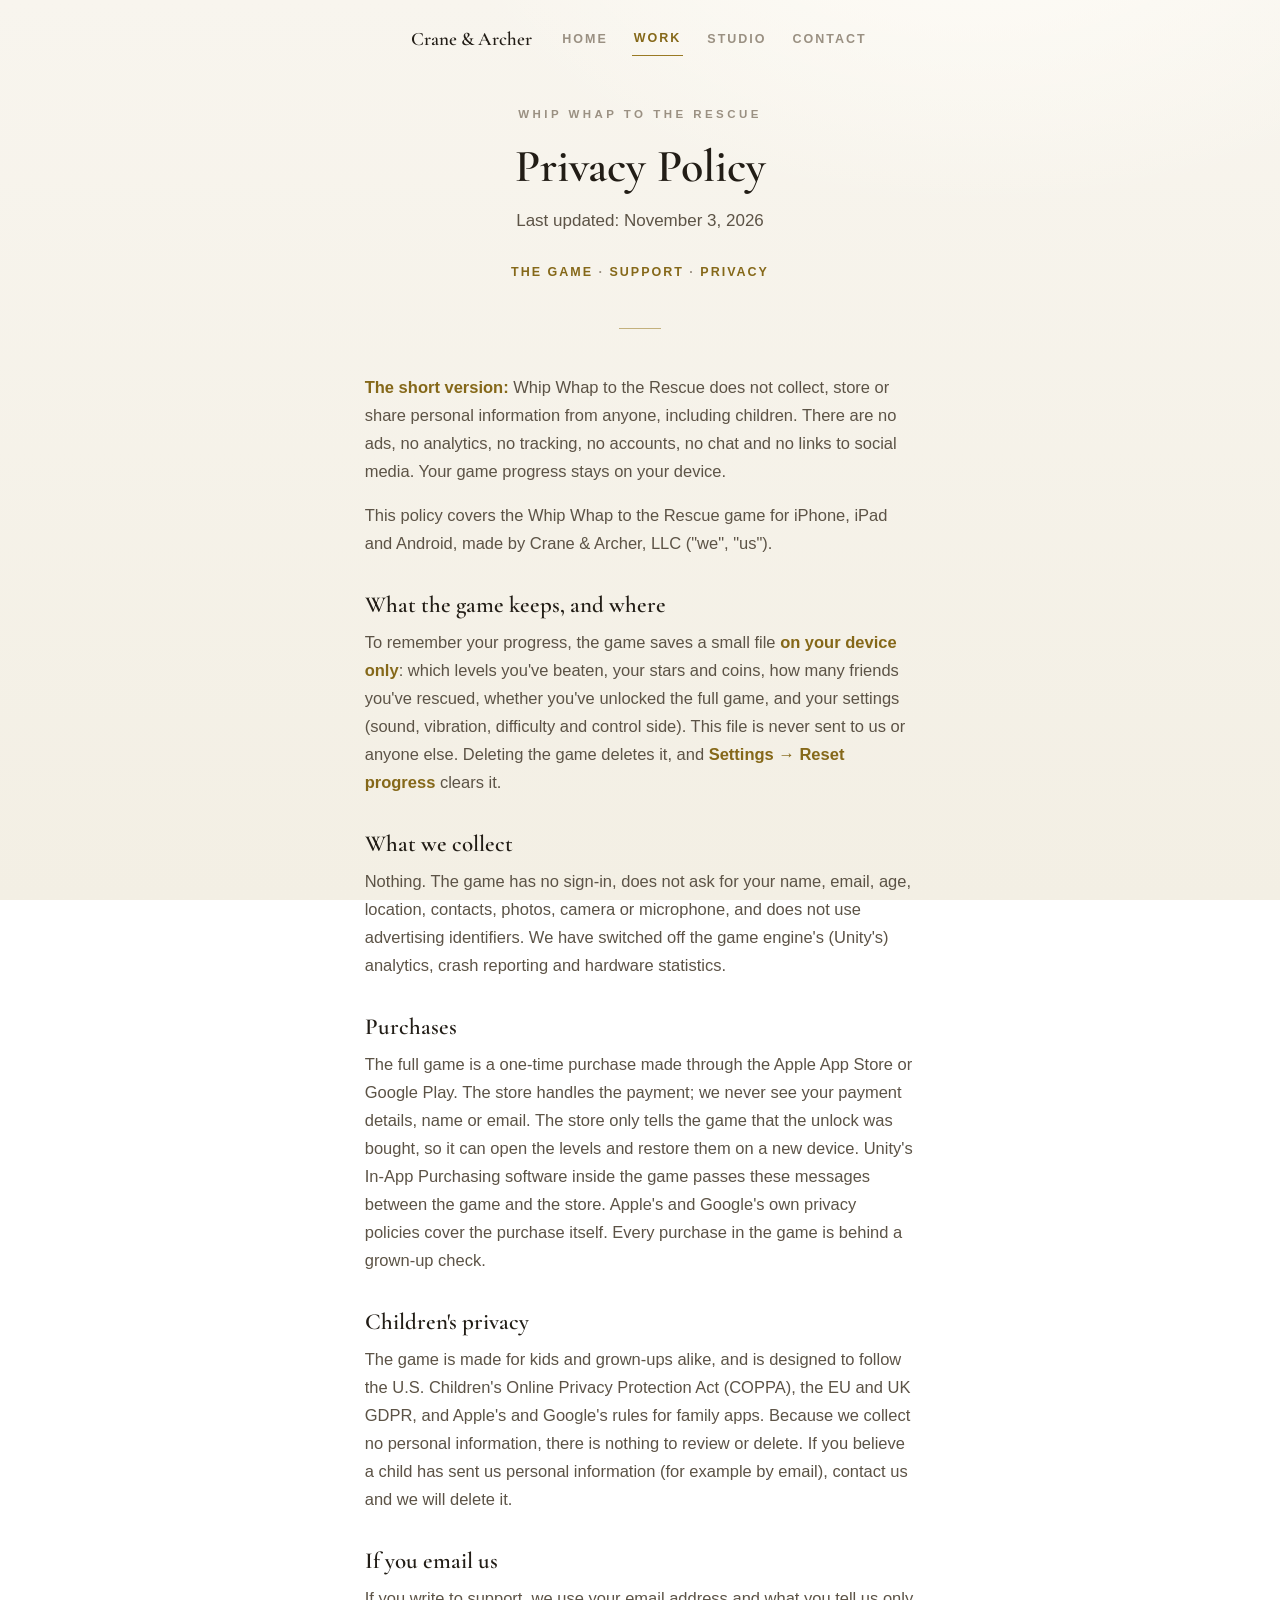
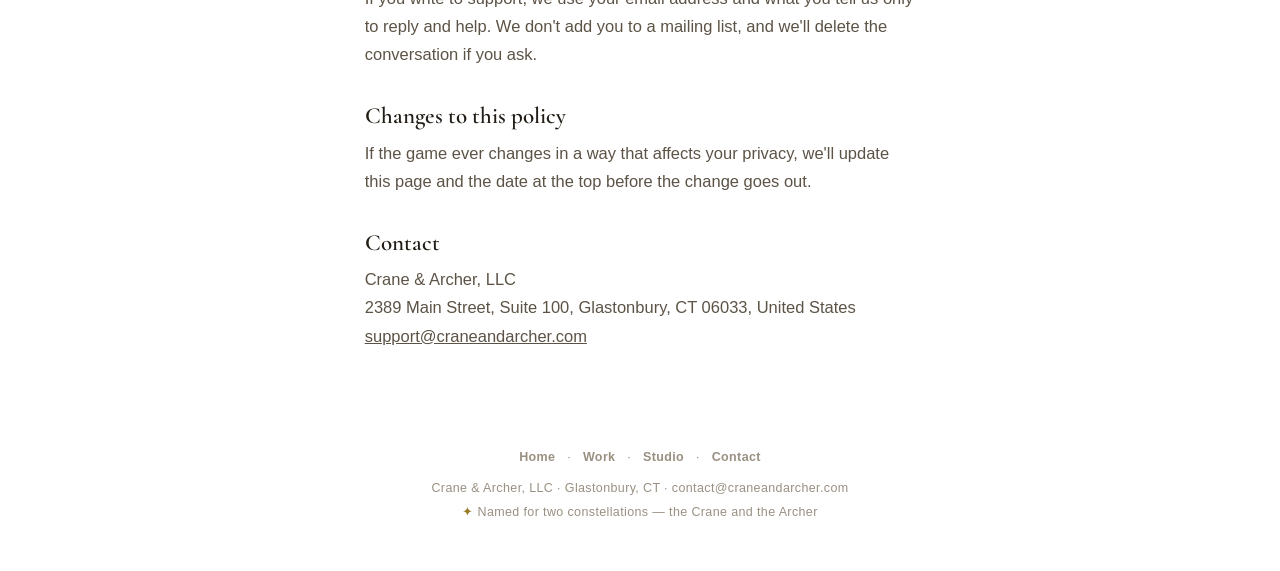
<file: whipwhap/privacy.html>
<!doctype html>
<html lang="en">
<head>
<meta charset="utf-8" />
<meta name="viewport" content="width=device-width, initial-scale=1" />
<title>Whip Whap to the Rescue — Privacy Policy</title>
<meta name="description" content="The privacy policy for Whip Whap to the Rescue. The game collects no personal information from anyone: no ads, no tracking, no accounts." />
<meta name="theme-color" content="#f7f4ec" />
<meta property="og:title" content="Whip Whap to the Rescue — Privacy Policy" />
<meta property="og:description" content="The privacy policy for Whip Whap to the Rescue. The game collects no personal information from anyone: no ads, no tracking, no accounts." />
<meta property="og:type" content="website" />
<meta property="og:url" content="https://craneandarcher.com/whipwhap/privacy.html" />
<meta property="og:image" content="https://craneandarcher.com/whipwhap/shot-castle.webp" />
<link rel="canonical" href="https://craneandarcher.com/whipwhap/privacy.html" />
<link rel="icon" href="data:image/svg+xml,%3Csvg xmlns='http://www.w3.org/2000/svg' viewBox='0 0 32 32'%3E%3Crect width='32' height='32' rx='7' fill='%23f7f4ec'/%3E%3Cg fill='none' stroke='%239a7a24' stroke-width='1.4' stroke-linecap='round'%3E%3Cpath d='M9 22 L23 10'/%3E%3Cpath d='M23 10 l-5 1 M23 10 l1 -5'/%3E%3C/g%3E%3Ccircle cx='9' cy='22' r='1.5' fill='%23b0873a'/%3E%3C/svg%3E" />
<link rel="preconnect" href="https://fonts.googleapis.com">
<link rel="preconnect" href="https://fonts.gstatic.com" crossorigin>
<link href="https://fonts.googleapis.com/css2?family=Cormorant+Garamond:ital,wght@0,500;0,600;1,500;1,600&display=swap" rel="stylesheet">
<link rel="stylesheet" href="/style.css" />
<link rel="stylesheet" href="/whipwhap/whipwhap.css" />
</head>
<body>
  <svg class="sky" viewBox="0 0 1200 900" preserveAspectRatio="xMidYMid slice" aria-hidden="true">
    <g class="constellation" style="--dur:16s;--delay:0s" transform="translate(90,110)"><polyline points="0,30 45,55 90,10 140,50 190,20"/><circle cx="0" cy="30" r="2.3"/><circle cx="45" cy="55" r="2.3"/><circle cx="90" cy="10" r="2.6"/><circle cx="140" cy="50" r="2.3"/><circle cx="190" cy="20" r="2.3"/></g>
    <g class="constellation" style="--dur:22s;--delay:5s" transform="translate(930,120)"><polyline points="55,215 70,110 35,35 120,25 110,126 130,205"/><polyline points="70,110 90,118 110,126"/><circle cx="35" cy="35" r="2.8"/><circle cx="120" cy="25" r="2.4"/><circle cx="70" cy="110" r="2.1"/><circle cx="90" cy="118" r="2.1"/><circle cx="110" cy="126" r="2.1"/><circle cx="55" cy="215" r="2.6"/><circle cx="130" cy="205" r="2.8"/></g>
    <g class="constellation" style="--dur:19s;--delay:11s" transform="translate(110,520)"><polyline points="30,15 55,60 72,112 100,150"/><line x1="72" y1="112" x2="122" y2="88"/><line x1="100" y1="150" x2="90" y2="215"/><line x1="100" y1="150" x2="122" y2="198"/><circle cx="30" cy="15" r="2.6"/><circle cx="55" cy="60" r="2.2"/><circle cx="72" cy="112" r="2.4"/><circle cx="100" cy="150" r="2.2"/><circle cx="90" cy="215" r="2.2"/><circle cx="122" cy="198" r="2.2"/><circle cx="122" cy="88" r="2.2"/></g>
    <g class="constellation" style="--dur:24s;--delay:3s" transform="translate(880,560)"><polyline points="55,45 120,42 128,120 48,120 55,45"/><polyline points="55,45 95,8 120,42"/><polyline points="120,42 185,80 128,120"/><polyline points="55,45 10,80 48,120"/><circle cx="95" cy="8" r="2.2"/><circle cx="55" cy="45" r="2.4"/><circle cx="120" cy="42" r="2.4"/><circle cx="48" cy="120" r="2.4"/><circle cx="128" cy="120" r="2.4"/><circle cx="185" cy="80" r="2.2"/><circle cx="10" cy="80" r="2.2"/></g>
    <g class="constellation" style="--dur:20s;--delay:8s" transform="translate(420,730)"><polyline points="10,25 15,95 90,100 85,35 10,25"/><polyline points="85,35 140,30 200,55 258,80"/><circle cx="10" cy="25" r="2.5"/><circle cx="15" cy="95" r="2.3"/><circle cx="90" cy="100" r="2.3"/><circle cx="85" cy="35" r="2.3"/><circle cx="140" cy="30" r="2.3"/><circle cx="200" cy="55" r="2.3"/><circle cx="258" cy="80" r="2.5"/></g>
    <g class="constellation" style="--dur:17s;--delay:14s" transform="translate(770,760)"><polyline points="25,35 45,5 70,42"/><polyline points="25,35 70,42 60,88 15,80 25,35"/><circle cx="45" cy="5" r="2.6"/><circle cx="25" cy="35" r="2.1"/><circle cx="70" cy="42" r="2.1"/><circle cx="60" cy="88" r="2.1"/><circle cx="15" cy="80" r="2.1"/></g>
  </svg>

  <nav class="nav">
    <a class="brand" href="/">Crane &amp; Archer</a>
    <a class="link" href="/">Home</a>
    <a class="link" href="/work.html" aria-current="page">Work</a>
    <a class="link" href="/studio.html">Studio</a>
    <a class="link" href="/contact.html">Contact</a>
  </nav>

  <main class="wrap">
    <p class="label">Whip Whap to the Rescue</p>
    <h1 class="page-title">Privacy Policy</h1>
    <p class="page-sub">Last updated: November 3, 2026</p>
    <p class="ww-subnav"><a href="/whipwhap/">The game</a> · <a href="/whipwhap/support.html">Support</a> · <a href="/whipwhap/privacy.html">Privacy</a></p>

    <hr class="rule" />

    <div class="prose">
      <p><strong>The short version:</strong> Whip Whap to the Rescue does not collect, store or share personal
        information from anyone, including children. There are no ads, no analytics, no tracking, no accounts,
        no chat and no links to social media. Your game progress stays on your device.</p>

      <p>This policy covers the Whip Whap to the Rescue game for iPhone, iPad and Android, made by
        Crane &amp; Archer, LLC ("we", "us").</p>

      <h2 class="ww-q">What the game keeps, and where</h2>
      <p>To remember your progress, the game saves a small file <strong>on your device only</strong>: which
        levels you've beaten, your stars and coins, how many friends you've rescued, whether you've unlocked the
        full game, and your settings (sound, vibration, difficulty and control side). This file is never sent to
        us or anyone else. Deleting the game deletes it, and <strong>Settings → Reset progress</strong> clears it.</p>

      <h2 class="ww-q">What we collect</h2>
      <p>Nothing. The game has no sign-in, does not ask for your name, email, age, location, contacts, photos,
        camera or microphone, and does not use advertising identifiers. We have switched off the game engine's
        (Unity's) analytics, crash reporting and hardware statistics.</p>

      <h2 class="ww-q">Purchases</h2>
      <p>The full game is a one-time purchase made through the Apple App Store or Google Play. The store handles
        the payment; we never see your payment details, name or email. The store only tells the game that the
        unlock was bought, so it can open the levels and restore them on a new device. Unity's In-App Purchasing
        software inside the game passes these messages between the game and the store. Apple's and Google's own
        privacy policies cover the purchase itself. Every purchase in the game is behind a grown-up check.</p>

      <h2 class="ww-q">Children's privacy</h2>
      <p>The game is made for kids and grown-ups alike, and is designed to follow the U.S. Children's Online
        Privacy Protection Act (COPPA), the EU and UK GDPR, and Apple's and Google's rules for family apps.
        Because we collect no personal information, there is nothing to review or delete. If you believe a child
        has sent us personal information (for example by email), contact us and we will delete it.</p>

      <h2 class="ww-q">If you email us</h2>
      <p>If you write to support, we use your email address and what you tell us only to reply and help. We
        don't add you to a mailing list, and we'll delete the conversation if you ask.</p>

      <h2 class="ww-q">Changes to this policy</h2>
      <p>If the game ever changes in a way that affects your privacy, we'll update this page and the date at the
        top before the change goes out.</p>

      <h2 class="ww-q">Contact</h2>
      <p>Crane &amp; Archer, LLC<br/>2389 Main Street, Suite 100, Glastonbury, CT 06033, United States<br/>
        <a href="mailto:support@craneandarcher.com?subject=Whip%20Whap%20privacy">support@craneandarcher.com</a></p>
    </div>
  </main>

  <footer>
    <div class="fnav"><a href="/">Home</a> · <a href="/work.html">Work</a> · <a href="/studio.html">Studio</a> · <a href="/contact.html">Contact</a></div>
    Crane &amp; Archer, LLC · Glastonbury, CT · <a href="mailto:contact@craneandarcher.com">contact@craneandarcher.com</a><br/>
    <span class="star">✦</span> Named for two constellations — the Crane and the Archer
  </footer>
</body>
</html>
</file>
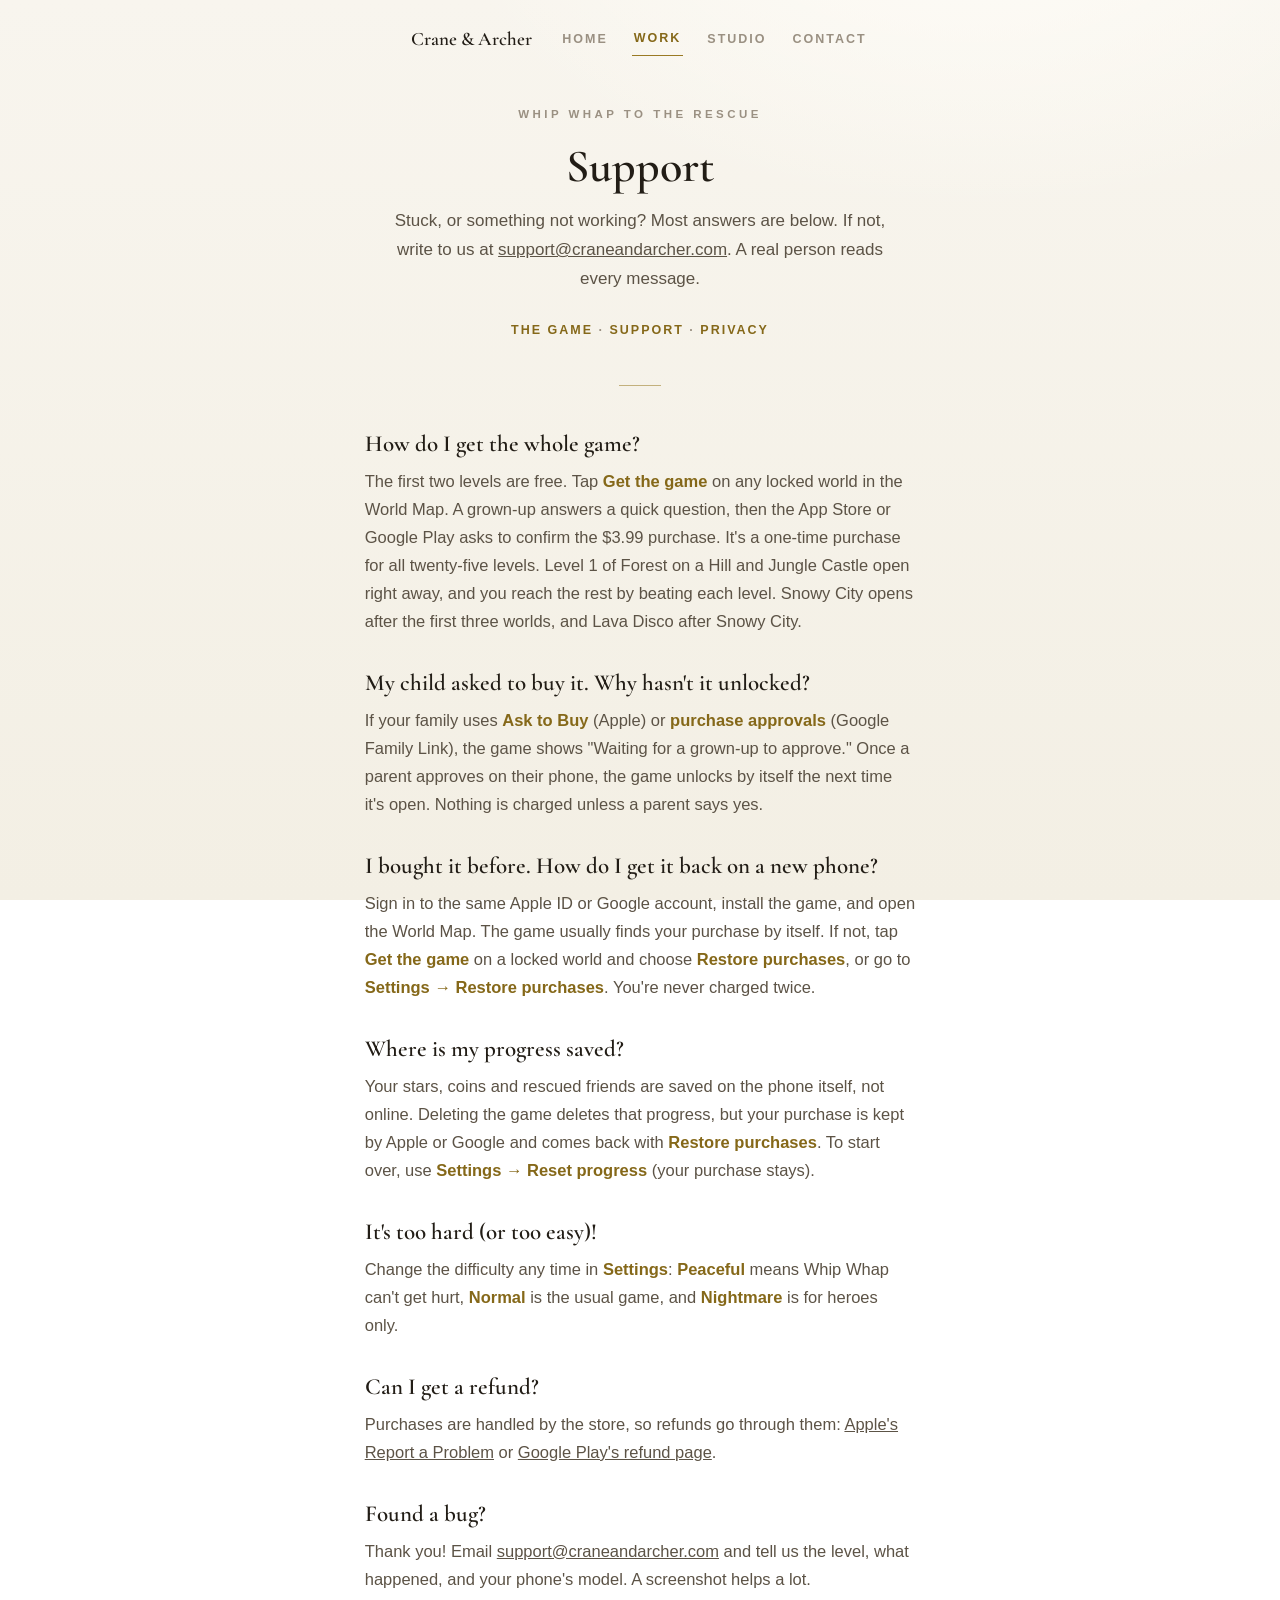
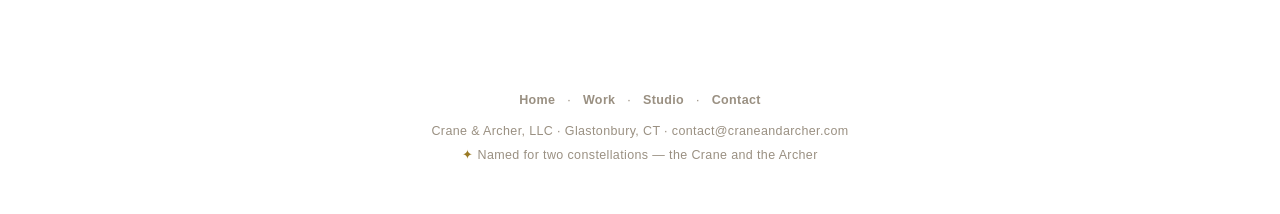
<file: whipwhap/support.html>
<!doctype html>
<html lang="en">
<head>
<meta charset="utf-8" />
<meta name="viewport" content="width=device-width, initial-scale=1" />
<title>Whip Whap to the Rescue — Support</title>
<meta name="description" content="Help with Whip Whap to the Rescue: getting the whole game, restoring a purchase, Ask to Buy, saved progress, and how to reach us." />
<meta name="theme-color" content="#f7f4ec" />
<meta property="og:title" content="Whip Whap to the Rescue — Support" />
<meta property="og:description" content="Help with Whip Whap to the Rescue: getting the whole game, restoring a purchase, Ask to Buy, saved progress, and how to reach us." />
<meta property="og:type" content="website" />
<meta property="og:url" content="https://craneandarcher.com/whipwhap/support.html" />
<meta property="og:image" content="https://craneandarcher.com/whipwhap/shot-castle.webp" />
<link rel="canonical" href="https://craneandarcher.com/whipwhap/support.html" />
<link rel="icon" href="data:image/svg+xml,%3Csvg xmlns='http://www.w3.org/2000/svg' viewBox='0 0 32 32'%3E%3Crect width='32' height='32' rx='7' fill='%23f7f4ec'/%3E%3Cg fill='none' stroke='%239a7a24' stroke-width='1.4' stroke-linecap='round'%3E%3Cpath d='M9 22 L23 10'/%3E%3Cpath d='M23 10 l-5 1 M23 10 l1 -5'/%3E%3C/g%3E%3Ccircle cx='9' cy='22' r='1.5' fill='%23b0873a'/%3E%3C/svg%3E" />
<link rel="preconnect" href="https://fonts.googleapis.com">
<link rel="preconnect" href="https://fonts.gstatic.com" crossorigin>
<link href="https://fonts.googleapis.com/css2?family=Cormorant+Garamond:ital,wght@0,500;0,600;1,500;1,600&display=swap" rel="stylesheet">
<link rel="stylesheet" href="/style.css" />
<link rel="stylesheet" href="/whipwhap/whipwhap.css" />
</head>
<body>
  <svg class="sky" viewBox="0 0 1200 900" preserveAspectRatio="xMidYMid slice" aria-hidden="true">
    <g class="constellation" style="--dur:16s;--delay:0s" transform="translate(90,110)"><polyline points="0,30 45,55 90,10 140,50 190,20"/><circle cx="0" cy="30" r="2.3"/><circle cx="45" cy="55" r="2.3"/><circle cx="90" cy="10" r="2.6"/><circle cx="140" cy="50" r="2.3"/><circle cx="190" cy="20" r="2.3"/></g>
    <g class="constellation" style="--dur:22s;--delay:5s" transform="translate(930,120)"><polyline points="55,215 70,110 35,35 120,25 110,126 130,205"/><polyline points="70,110 90,118 110,126"/><circle cx="35" cy="35" r="2.8"/><circle cx="120" cy="25" r="2.4"/><circle cx="70" cy="110" r="2.1"/><circle cx="90" cy="118" r="2.1"/><circle cx="110" cy="126" r="2.1"/><circle cx="55" cy="215" r="2.6"/><circle cx="130" cy="205" r="2.8"/></g>
    <g class="constellation" style="--dur:19s;--delay:11s" transform="translate(110,520)"><polyline points="30,15 55,60 72,112 100,150"/><line x1="72" y1="112" x2="122" y2="88"/><line x1="100" y1="150" x2="90" y2="215"/><line x1="100" y1="150" x2="122" y2="198"/><circle cx="30" cy="15" r="2.6"/><circle cx="55" cy="60" r="2.2"/><circle cx="72" cy="112" r="2.4"/><circle cx="100" cy="150" r="2.2"/><circle cx="90" cy="215" r="2.2"/><circle cx="122" cy="198" r="2.2"/><circle cx="122" cy="88" r="2.2"/></g>
    <g class="constellation" style="--dur:24s;--delay:3s" transform="translate(880,560)"><polyline points="55,45 120,42 128,120 48,120 55,45"/><polyline points="55,45 95,8 120,42"/><polyline points="120,42 185,80 128,120"/><polyline points="55,45 10,80 48,120"/><circle cx="95" cy="8" r="2.2"/><circle cx="55" cy="45" r="2.4"/><circle cx="120" cy="42" r="2.4"/><circle cx="48" cy="120" r="2.4"/><circle cx="128" cy="120" r="2.4"/><circle cx="185" cy="80" r="2.2"/><circle cx="10" cy="80" r="2.2"/></g>
    <g class="constellation" style="--dur:20s;--delay:8s" transform="translate(420,730)"><polyline points="10,25 15,95 90,100 85,35 10,25"/><polyline points="85,35 140,30 200,55 258,80"/><circle cx="10" cy="25" r="2.5"/><circle cx="15" cy="95" r="2.3"/><circle cx="90" cy="100" r="2.3"/><circle cx="85" cy="35" r="2.3"/><circle cx="140" cy="30" r="2.3"/><circle cx="200" cy="55" r="2.3"/><circle cx="258" cy="80" r="2.5"/></g>
    <g class="constellation" style="--dur:17s;--delay:14s" transform="translate(770,760)"><polyline points="25,35 45,5 70,42"/><polyline points="25,35 70,42 60,88 15,80 25,35"/><circle cx="45" cy="5" r="2.6"/><circle cx="25" cy="35" r="2.1"/><circle cx="70" cy="42" r="2.1"/><circle cx="60" cy="88" r="2.1"/><circle cx="15" cy="80" r="2.1"/></g>
  </svg>

  <nav class="nav">
    <a class="brand" href="/">Crane &amp; Archer</a>
    <a class="link" href="/">Home</a>
    <a class="link" href="/work.html" aria-current="page">Work</a>
    <a class="link" href="/studio.html">Studio</a>
    <a class="link" href="/contact.html">Contact</a>
  </nav>

  <main class="wrap">
    <p class="label">Whip Whap to the Rescue</p>
    <h1 class="page-title">Support</h1>
    <p class="page-sub">Stuck, or something not working? Most answers are below. If not, write to us at
      <a href="mailto:support@craneandarcher.com?subject=Whip%20Whap%20support">support@craneandarcher.com</a>.
      A real person reads every message.</p>
    <p class="ww-subnav"><a href="/whipwhap/">The game</a> · <a href="/whipwhap/support.html">Support</a> · <a href="/whipwhap/privacy.html">Privacy</a></p>

    <hr class="rule" />

    <div class="prose">
      <h2 class="ww-q">How do I get the whole game?</h2>
      <p>The first two levels are free. Tap <strong>Get the game</strong> on any locked world in the World Map. A grown-up
        answers a quick question, then the App Store or Google Play asks to confirm the $3.99 purchase. It's a
        one-time purchase for all twenty-five levels. Level 1 of Forest on a Hill and Jungle Castle open right away, and
        you reach the rest by beating each level. Snowy City opens after the first three worlds, and Lava Disco after
        Snowy City.</p>

      <h2 class="ww-q">My child asked to buy it. Why hasn't it unlocked?</h2>
      <p>If your family uses <strong>Ask to Buy</strong> (Apple) or <strong>purchase approvals</strong> (Google
        Family Link), the game shows "Waiting for a grown-up to approve." Once a parent approves on their phone,
        the game unlocks by itself the next time it's open. Nothing is charged unless a parent says yes.</p>

      <h2 class="ww-q">I bought it before. How do I get it back on a new phone?</h2>
      <p>Sign in to the same Apple ID or Google account, install the game, and open the World Map. The game
        usually finds your purchase by itself. If not, tap <strong>Get the game</strong> on a locked world and choose
        <strong>Restore purchases</strong>, or go to <strong>Settings → Restore purchases</strong>. You're never
        charged twice.</p>

      <h2 class="ww-q">Where is my progress saved?</h2>
      <p>Your stars, coins and rescued friends are saved on the phone itself, not online. Deleting the game
        deletes that progress, but your purchase is kept by Apple or Google and comes back with
        <strong>Restore purchases</strong>. To start over, use <strong>Settings → Reset progress</strong>
        (your purchase stays).</p>

      <h2 class="ww-q">It's too hard (or too easy)!</h2>
      <p>Change the difficulty any time in <strong>Settings</strong>: <strong>Peaceful</strong> means Whip Whap
        can't get hurt, <strong>Normal</strong> is the usual game, and <strong>Nightmare</strong> is for heroes only.</p>

      <h2 class="ww-q">Can I get a refund?</h2>
      <p>Purchases are handled by the store, so refunds go through them:
        <a href="https://reportaproblem.apple.com" target="_blank" rel="noopener">Apple's Report a Problem</a> or
        <a href="https://support.google.com/googleplay/answer/2479637" target="_blank" rel="noopener">Google Play's refund page</a>.</p>

      <h2 class="ww-q">Found a bug?</h2>
      <p>Thank you! Email <a href="mailto:support@craneandarcher.com?subject=Whip%20Whap%20bug">support@craneandarcher.com</a>
        and tell us the level, what happened, and your phone's model. A screenshot helps a lot.</p>
    </div>
  </main>

  <footer>
    <div class="fnav"><a href="/">Home</a> · <a href="/work.html">Work</a> · <a href="/studio.html">Studio</a> · <a href="/contact.html">Contact</a></div>
    Crane &amp; Archer, LLC · Glastonbury, CT · <a href="mailto:contact@craneandarcher.com">contact@craneandarcher.com</a><br/>
    <span class="star">✦</span> Named for two constellations — the Crane and the Archer
  </footer>
</body>
</html>
</file>
<file: style.css>
/* Crane & Archer — shared styles across all pages.
   Paper + brass palette, Cormorant Garamond display, breathing constellations. */
:root{
  --paper:#f7f4ec; --paper-2:#fbf9f3; --ink:#221d16; --soft:#5c5346;
  --faint:#9a9082; --gold:#9a7a24; --gold-deep:#856819;
  --line:rgba(34,29,22,.12);
  --maxw:720px;
}
*{box-sizing:border-box;}
html{scroll-behavior:smooth;}
body{
  margin:0; min-height:100vh; color:var(--ink);
  font-family:-apple-system,BlinkMacSystemFont,"Segoe UI",Inter,Helvetica,Arial,sans-serif;
  line-height:1.7; -webkit-font-smoothing:antialiased;
  background:
    radial-gradient(900px 560px at 76% -14%, #fffdf8 0%, transparent 60%),
    linear-gradient(180deg,#f8f5ee 0%, #f3efe4 100%);
  background-attachment:fixed;
}
.serif{font-family:"Cormorant Garamond",Georgia,"Times New Roman",serif;}
a{color:inherit;}

/* breathing constellations behind everything (namesakes: Grus = Crane, Sagittarius = Archer) */
.sky{position:fixed; inset:0; width:100%; height:100%; z-index:0; pointer-events:none; color:#0d0b09;}
.sky circle{fill:currentColor;}
.sky polyline,.sky line{fill:none; stroke:currentColor; stroke-width:1.1;
  vector-effect:non-scaling-stroke; stroke-linecap:round; stroke-linejoin:round; opacity:.6;}
.constellation{opacity:0; animation:breathe var(--dur,20s) ease-in-out infinite; animation-delay:var(--delay,0s);}
@keyframes breathe{0%,100%{opacity:0} 50%{opacity:1}}
@media (prefers-reduced-motion: reduce){ .constellation{animation:none; opacity:.45;} }

/* top nav */
.nav{position:relative; z-index:2; display:flex; flex-wrap:wrap; align-items:center; justify-content:center;
  gap:6px 22px; padding:22px 24px 4px;}
.nav .brand{font-family:"Cormorant Garamond",Georgia,serif; font-weight:600; font-size:19px;
  color:var(--ink); text-decoration:none; margin-right:6px;}
.nav a.link{font-size:12.5px; letter-spacing:.16em; text-transform:uppercase; font-weight:700;
  color:var(--faint); text-decoration:none; padding:6px 2px; transition:color .15s;}
.nav a.link:hover{color:var(--gold-deep);}
.nav a.link[aria-current="page"]{color:var(--gold-deep); border-bottom:1.5px solid var(--gold);}

.wrap{max-width:var(--maxw); margin:0 auto; position:relative; z-index:1;
  padding:clamp(28px,5vh,56px) 24px 40px; text-align:center;}

/* home hero */
.plaque{display:block; width:clamp(280px,60vw,410px); height:auto; margin:0 auto; border-radius:9px;
  box-shadow:0 30px 60px -30px rgba(70,52,20,.55), 0 2px 6px -2px rgba(70,52,20,.28), 0 0 0 1px rgba(120,95,45,.18);}
.lede{font-family:"Cormorant Garamond",Georgia,serif; font-size:clamp(23px,4vw,31px); line-height:1.4;
  color:#2c261d; margin:40px auto 0; max-width:26ch; font-weight:500;}
.body{color:var(--soft); font-size:16.5px; margin:22px auto 0; max-width:56ch;}
.body .em{color:var(--gold-deep); font-weight:600;}
.motto{font-family:"Cormorant Garamond",Georgia,serif; font-style:italic; font-size:clamp(19px,3vw,24px);
  color:var(--gold); font-weight:600; margin:30px auto 0; max-width:46ch; line-height:1.5;}

.rule{width:42px; height:1px; background:var(--gold); opacity:.55; margin:44px auto; border:0;}

/* page headings + prose (inner pages) */
.page-title{font-family:"Cormorant Garamond",Georgia,serif; font-size:clamp(30px,6vw,46px);
  font-weight:600; color:var(--ink); margin:12px auto 0; line-height:1.1;}
.page-sub{color:var(--soft); font-size:17px; margin:16px auto 0; max-width:56ch;}
.h2{font-family:"Cormorant Garamond",Georgia,serif; font-size:clamp(22px,4vw,28px); font-weight:600;
  color:var(--ink); margin:48px auto 0;}
.prose{color:var(--soft); font-size:16.5px; margin:16px auto 0; max-width:60ch; text-align:left;}
.prose p{margin:0 0 16px;}
.prose strong,.prose .em{color:var(--gold-deep);}
.label{font-size:11.5px; letter-spacing:.3em; text-transform:uppercase; color:var(--faint); font-weight:700; margin:0 0 16px;}

/* product / app card */
.card{display:flex; align-items:center; gap:18px; text-align:left; max-width:460px; margin:0 auto;
  padding:18px 20px; border-radius:18px; background:linear-gradient(180deg,var(--paper-2),#f5f1e7);
  border:1px solid var(--line); box-shadow:0 20px 44px -30px rgba(70,52,20,.5);}
.card img{width:64px; height:64px; border-radius:15px; flex:0 0 auto; box-shadow:0 4px 16px -6px rgba(50,38,18,.4);}
.card .name{font-family:"Cormorant Garamond",Georgia,serif; font-size:24px; font-weight:600; margin:0 0 2px;}
.card .desc{color:var(--soft); font-size:14.5px; line-height:1.5; margin:0;}

/* feature list */
.features{list-style:none; padding:0; margin:20px auto 0; max-width:56ch; text-align:left;}
.features li{position:relative; padding:0 0 0 22px; margin:0 0 12px; color:var(--soft); font-size:16px;}
.features li::before{content:"✦"; position:absolute; left:0; top:0; color:var(--gold); font-size:12px;}
.features b{color:var(--ink); font-weight:600;}

/* buttons */
.btn-row{display:flex; flex-wrap:wrap; gap:12px; justify-content:center; margin:28px auto 0;}
.btn{display:inline-block; font-size:14.5px; font-weight:700; letter-spacing:.02em; text-decoration:none;
  padding:12px 22px; border-radius:999px; transition:transform .12s, box-shadow .12s;}
.btn-primary{background:linear-gradient(180deg,#a9861f,#856819); color:#fdfbf4;
  box-shadow:0 12px 28px -14px rgba(120,90,25,.7);}
.btn-primary:hover{transform:translateY(-1px);}
.btn-ghost{background:transparent; color:var(--gold-deep); border:1.4px solid rgba(133,104,25,.4);}
.btn-ghost:hover{border-color:var(--gold-deep);}
.soon{display:block; font-size:12.5px; letter-spacing:.14em; text-transform:uppercase; color:var(--faint);
  font-weight:700; margin:18px auto 0;}

/* contact block */
.contact-grid{display:grid; gap:16px; max-width:420px; margin:28px auto 0; text-align:left;}
.contact-item{padding:16px 18px; border-radius:14px; background:linear-gradient(180deg,var(--paper-2),#f5f1e7);
  border:1px solid var(--line);}
.contact-item .k{font-size:11.5px; letter-spacing:.18em; text-transform:uppercase; color:var(--faint); font-weight:700; margin:0 0 5px;}
.contact-item a{color:var(--gold-deep); text-decoration:none; font-weight:700;}
.contact-item a:hover{text-decoration:underline;}
.contact-item .addr{color:var(--soft); font-size:14.5px; line-height:1.6; font-style:normal;}

footer{position:relative; z-index:1; text-align:center; color:var(--faint); font-size:12.5px;
  letter-spacing:.03em; padding:40px 24px 46px; line-height:1.9;}
footer a{color:var(--faint); text-decoration:none;}
footer a:hover{color:var(--gold-deep);}
footer .star{color:var(--gold);}
footer .fnav{margin-bottom:8px;}
footer .fnav a{margin:0 8px; font-weight:600;}

/* a stack of product cards (home page) */
.cards{display:flex; flex-direction:column; gap:14px; max-width:460px; margin:0 auto;}
.card-link{text-decoration:none; color:inherit; transition:transform .15s, box-shadow .15s;}
.card-link:hover{transform:translateY(-2px); box-shadow:0 26px 50px -30px rgba(70,52,20,.6);}
</file>
<file: whipwhap/whipwhap.css>
/* Whip Whap to the Rescue — the game's pages, inside the studio's paper-and-brass look. */
.ww-logo{display:block; width:min(560px,92%); height:auto; margin:6px auto 0;
  filter:drop-shadow(0 18px 26px rgba(70,52,20,.28));}
.ww-subnav{margin:26px auto 0; font-size:12.5px; letter-spacing:.16em; text-transform:uppercase; font-weight:700; color:var(--faint);}
.ww-subnav a{color:var(--gold-deep); text-decoration:none;}
.ww-subnav a:hover{text-decoration:underline;}

.ww-worlds{display:grid; grid-template-columns:repeat(5,1fr); gap:10px; margin:26px auto 0; max-width:820px;}
.ww-worlds figure{margin:0;}
.ww-worlds img{display:block; width:100%; height:auto; border-radius:12px;
  box-shadow:0 14px 30px -20px rgba(50,38,18,.6), 0 0 0 1px rgba(120,95,45,.18);}
.ww-worlds figcaption{font-size:12.5px; color:var(--soft); margin-top:8px; line-height:1.3;}
@media (max-width:640px){ .ww-worlds{grid-template-columns:repeat(3,1fr);} }

.ww-shots{display:grid; grid-template-columns:1fr 1fr; gap:12px; margin:34px auto 0; max-width:820px;}
.ww-shots img{display:block; width:100%; height:auto; border-radius:12px;
  box-shadow:0 14px 30px -20px rgba(50,38,18,.6), 0 0 0 1px rgba(120,95,45,.18);}
@media (max-width:640px){ .ww-shots{grid-template-columns:1fr;} }

.ww-q{font-family:"Cormorant Garamond",Georgia,serif; font-size:23px; font-weight:600; color:var(--ink);
  margin:34px 0 8px; line-height:1.25;}
.ww-credit{text-align:center; font-size:14.5px; color:var(--faint); margin-top:28px;}
</file>
